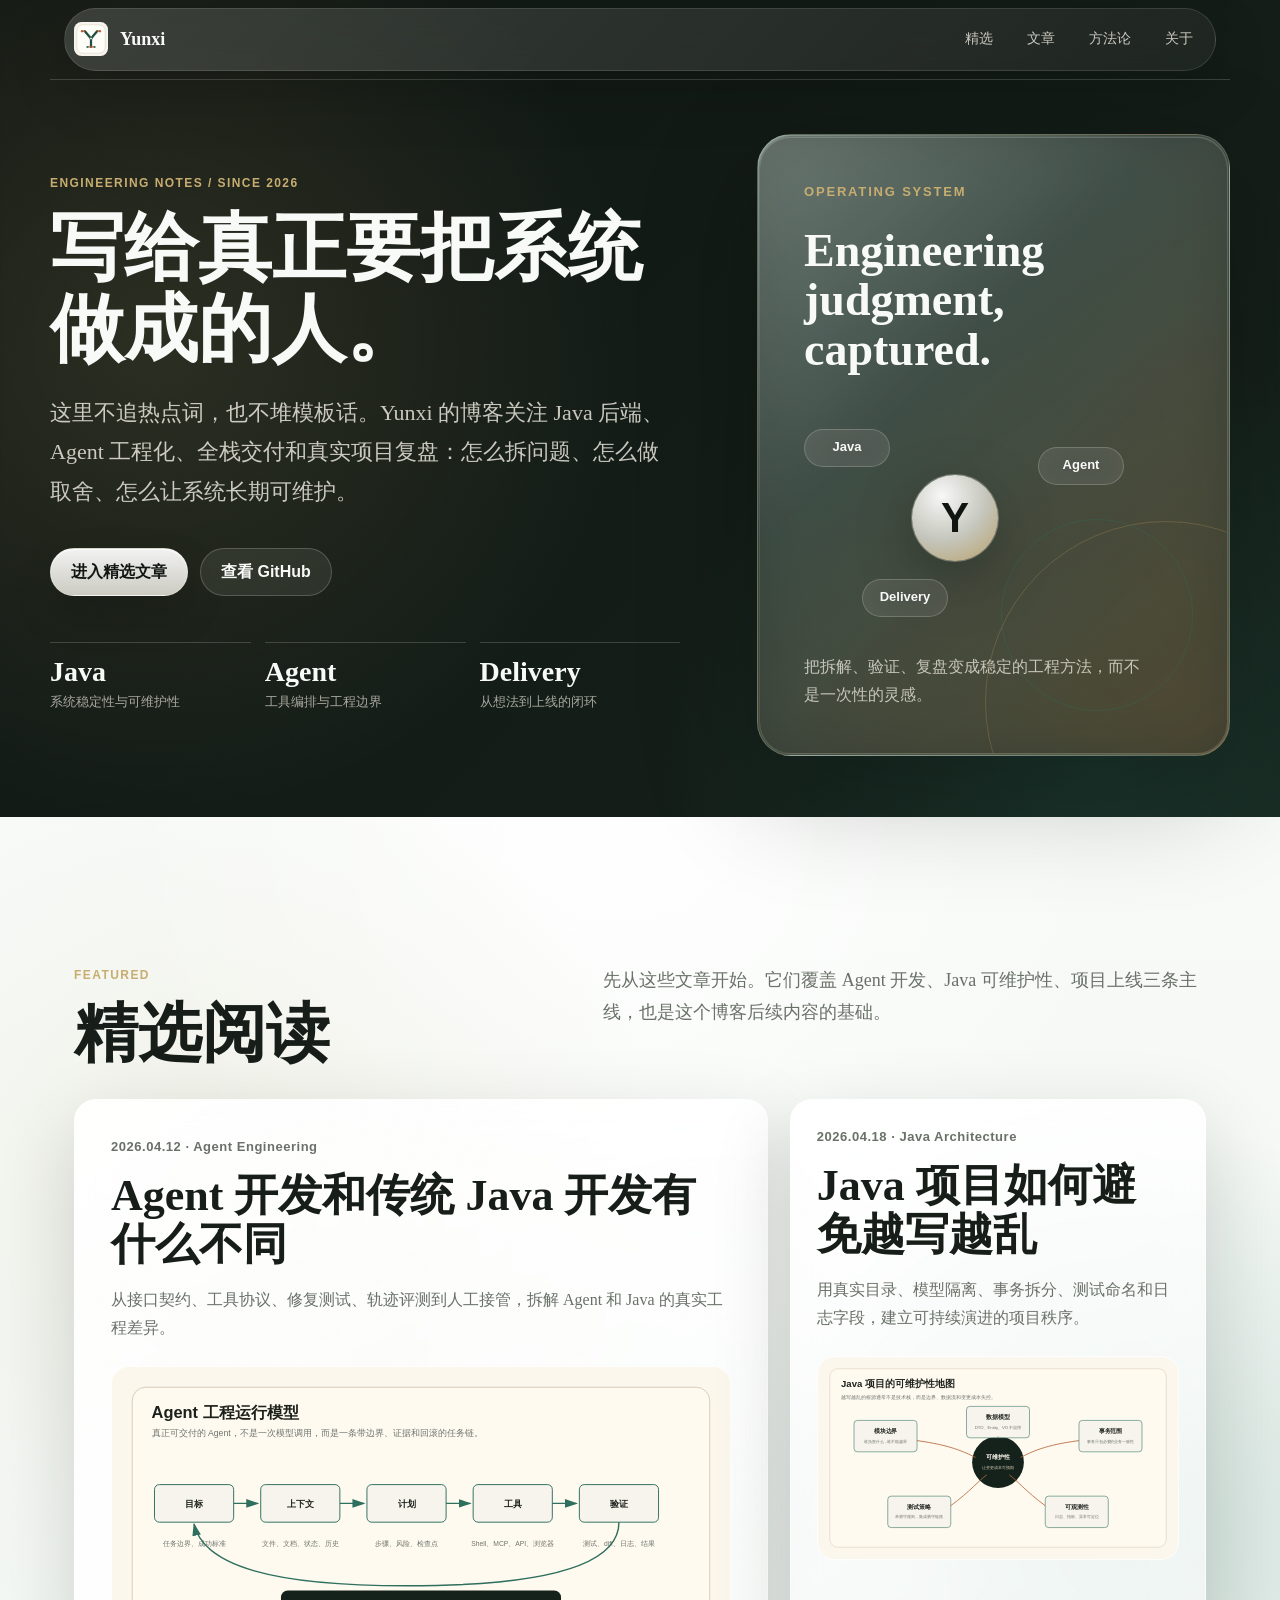
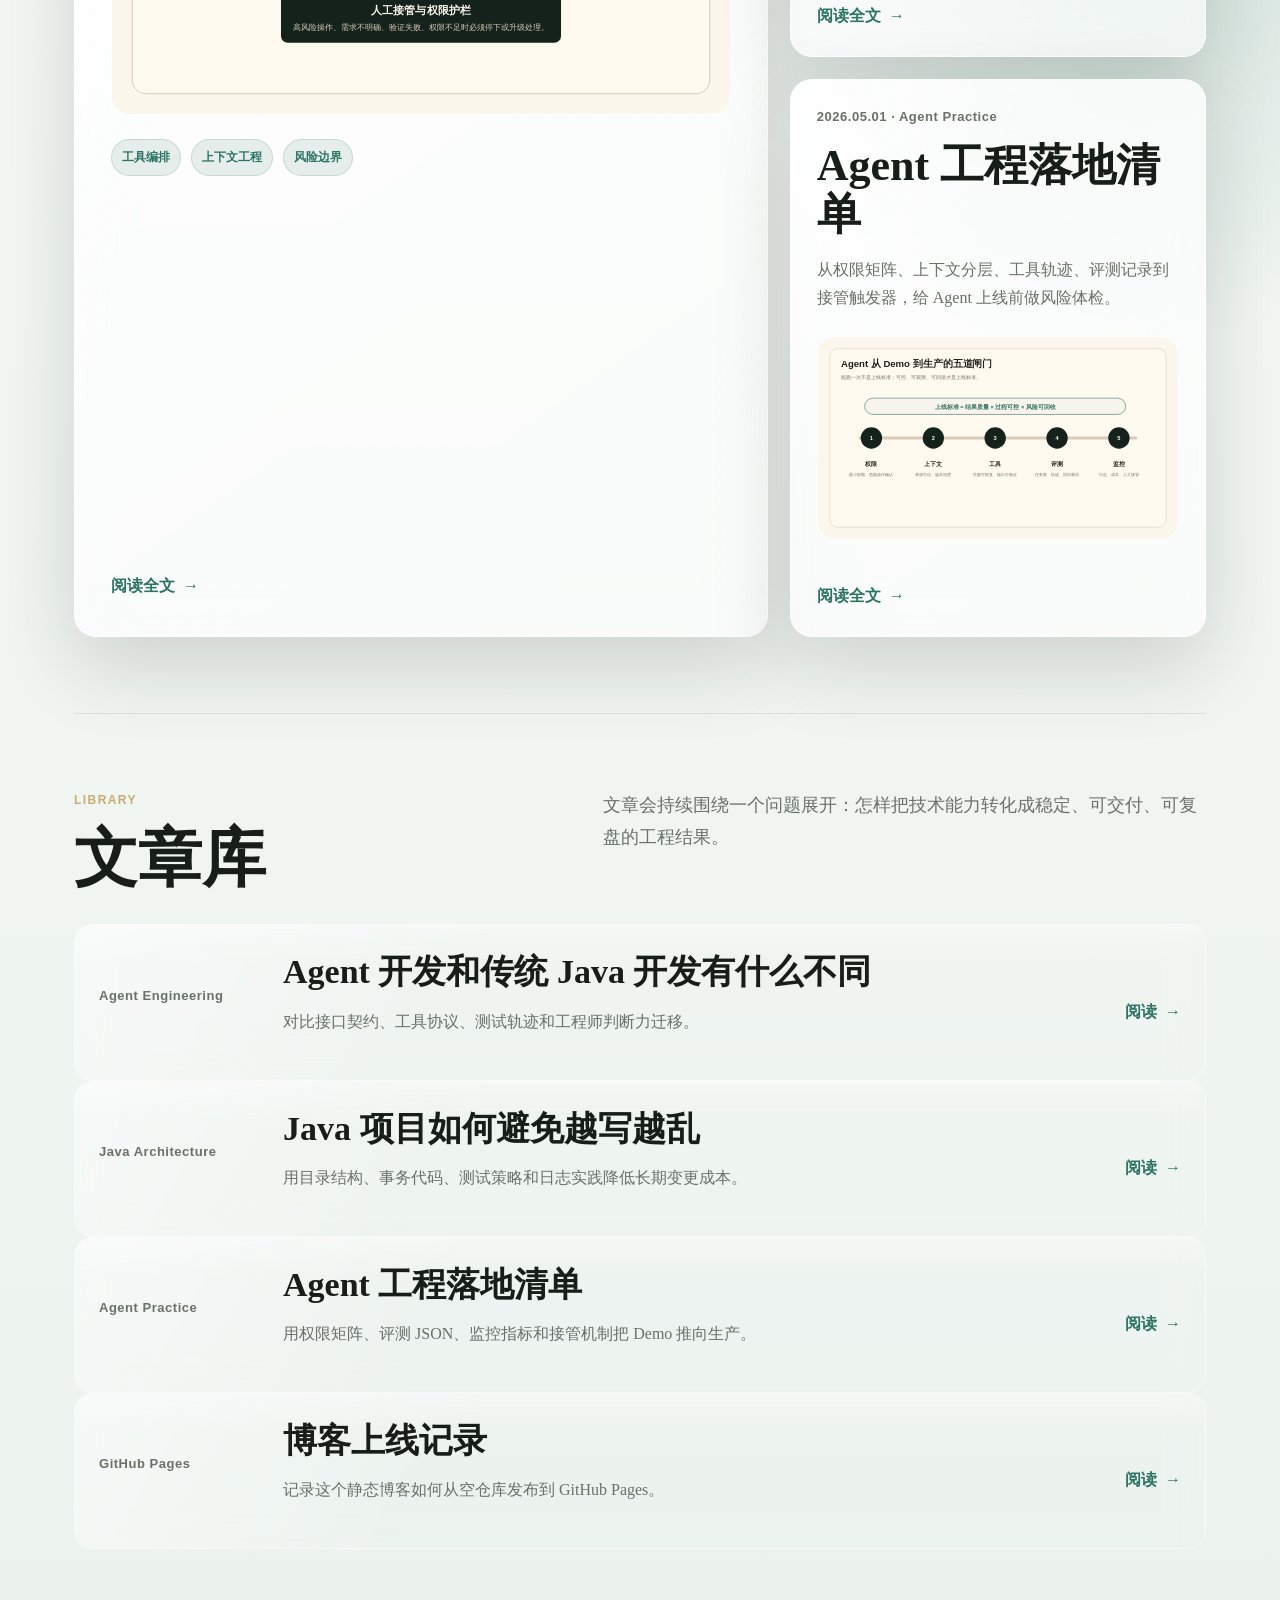
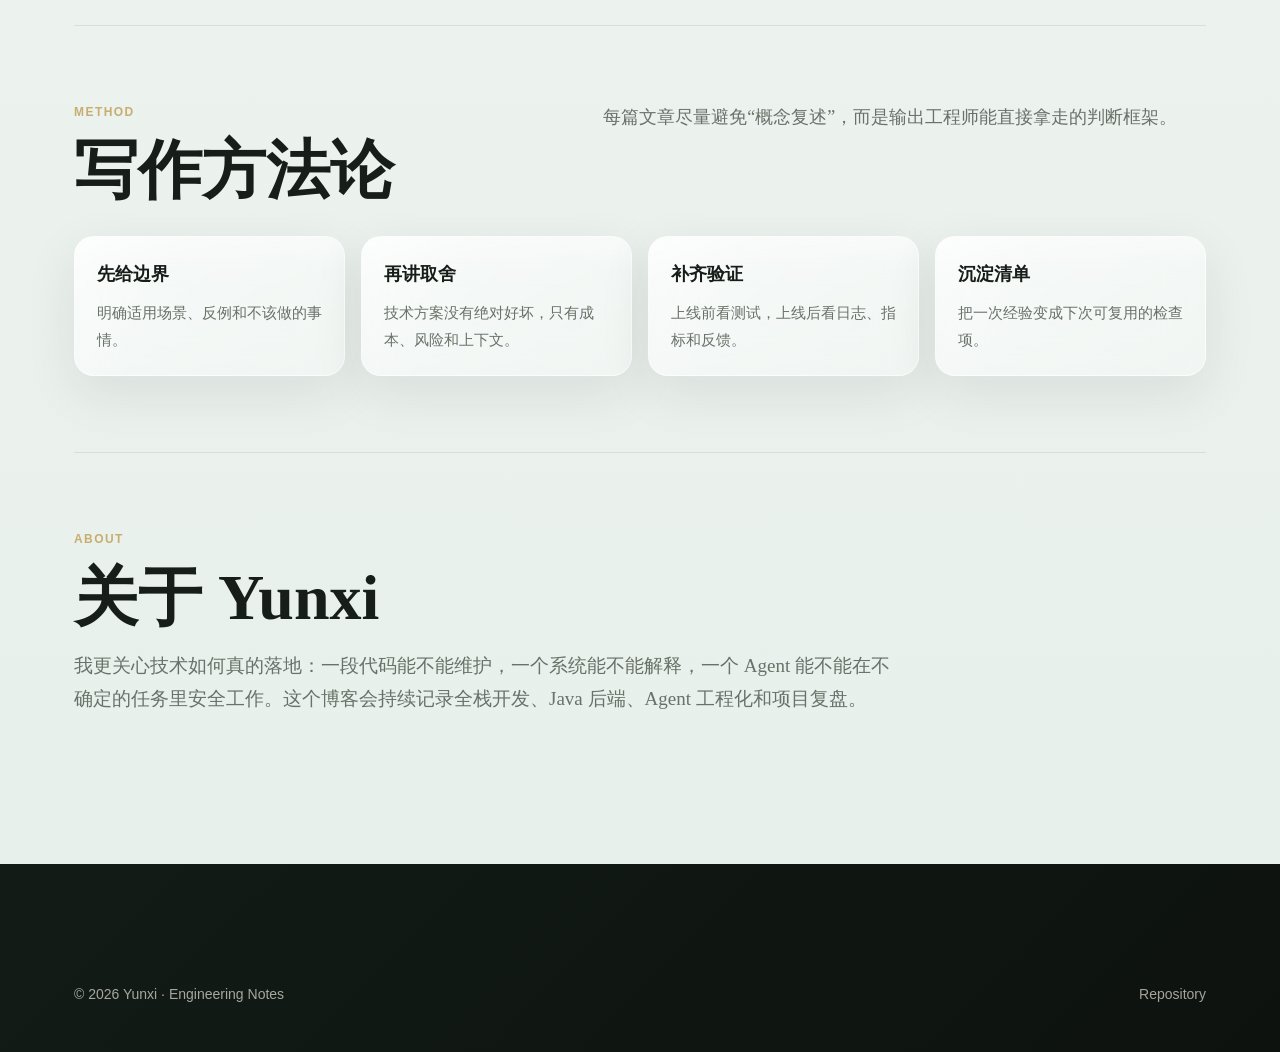
<file: index.html>
<!doctype html>
<html lang="zh-CN">
<head>
  <meta charset="utf-8">
  <meta name="viewport" content="width=device-width, initial-scale=1">
  <meta name="description" content="Yunxi 的高质量技术博客，聚焦 Java 工程、Agent 开发、系统设计与真实项目交付。">
  <title>Yunxi | 工程研究笔记</title>
  <link rel="icon" href="/assets/site-icon.svg" type="image/svg+xml">
  <link rel="icon" href="/favicon.ico" sizes="any">
  <link rel="apple-touch-icon" href="/assets/apple-touch-icon.png">
  <link rel="manifest" href="/site.webmanifest">
  <link rel="stylesheet" href="styles.css?v=20260528-liquid1">
</head>
<body>
  <header class="site-header">
    <a class="brand" href="/">Yunxi</a>
    <nav class="nav" aria-label="主导航">
      <a href="#featured">精选</a>
      <a href="#posts">文章</a>
      <a href="#method">方法论</a>
      <a href="#about">关于</a>
    </nav>
  </header>

  <main>
    <section class="hero">
      <div class="hero-copy">
        <p class="eyebrow">Engineering Notes / Since 2026</p>
        <h1>写给真正要把系统做成的人。</h1>
        <p class="lead">
          这里不追热点词，也不堆模板话。Yunxi 的博客关注 Java 后端、Agent 工程化、全栈交付和真实项目复盘：怎么拆问题、怎么做取舍、怎么让系统长期可维护。
        </p>
        <div class="hero-actions">
          <a class="button primary" href="#featured">进入精选文章</a>
          <a class="button secondary" href="https://github.com/yunxi067">查看 GitHub</a>
        </div>
        <div class="hero-stats" aria-label="博客重点">
          <div class="stat">
            <strong>Java</strong>
            <span>系统稳定性与可维护性</span>
          </div>
          <div class="stat">
            <strong>Agent</strong>
            <span>工具编排与工程边界</span>
          </div>
          <div class="stat">
            <strong>Delivery</strong>
            <span>从想法到上线的闭环</span>
          </div>
        </div>
      </div>
      <aside class="signal" aria-label="博客定位">
        <div class="signal-inner">
          <p class="signal-kicker">Operating System</p>
          <h2>Engineering judgment, captured.</h2>
          <div class="orbit-map" aria-hidden="true">
            <span class="orbit-core">Y</span>
            <span class="orbit-node node-java">Java</span>
            <span class="orbit-node node-agent">Agent</span>
            <span class="orbit-node node-delivery">Delivery</span>
          </div>
          <p class="signal-copy">把拆解、验证、复盘变成稳定的工程方法，而不是一次性的灵感。</p>
        </div>
      </aside>
    </section>

    <div class="page-panel">
      <section id="featured" class="section">
        <div class="section-heading">
          <div>
            <p class="eyebrow">Featured</p>
            <h2>精选阅读</h2>
          </div>
          <p>先从这些文章开始。它们覆盖 Agent 开发、Java 可维护性、项目上线三条主线，也是这个博客后续内容的基础。</p>
        </div>

        <div class="featured-grid">
          <article class="feature-card">
            <div>
              <p class="post-meta">2026.04.12 · Agent Engineering</p>
              <h3><a href="posts/agent-vs-java-development.html">Agent 开发和传统 Java 开发有什么不同</a></h3>
              <p>从接口契约、工具协议、修复测试、轨迹评测到人工接管，拆解 Agent 和 Java 的真实工程差异。</p>
              <img class="card-art" src="assets/agent-operating-model.svg" alt="Agent 工程运行模型缩略图">
              <div class="tag-row">
                <span>工具编排</span>
                <span>上下文工程</span>
                <span>风险边界</span>
              </div>
            </div>
            <a class="read-link" href="posts/agent-vs-java-development.html">阅读全文</a>
          </article>

          <div class="side-stack">
            <article class="insight-card">
              <p class="post-meta">2026.04.18 · Java Architecture</p>
              <h3><a href="posts/java-maintainability.html">Java 项目如何避免越写越乱</a></h3>
              <p>用真实目录、模型隔离、事务拆分、测试命名和日志字段，建立可持续演进的项目秩序。</p>
              <img class="card-art" src="assets/java-maintainability-map.svg" alt="Java 可维护性地图缩略图">
              <a class="read-link" href="posts/java-maintainability.html">阅读全文</a>
            </article>
            <article class="insight-card">
              <p class="post-meta">2026.05.01 · Agent Practice</p>
              <h3><a href="posts/agent-production-checklist.html">Agent 工程落地清单</a></h3>
              <p>从权限矩阵、上下文分层、工具轨迹、评测记录到接管触发器，给 Agent 上线前做风险体检。</p>
              <img class="card-art" src="assets/agent-release-gate.svg" alt="Agent 上线闸门缩略图">
              <a class="read-link" href="posts/agent-production-checklist.html">阅读全文</a>
            </article>
          </div>
        </div>
      </section>

      <section id="posts" class="section">
        <div class="section-heading">
          <div>
            <p class="eyebrow">Library</p>
            <h2>文章库</h2>
          </div>
          <p>文章会持续围绕一个问题展开：怎样把技术能力转化成稳定、可交付、可复盘的工程结果。</p>
        </div>

        <div class="post-list">
          <article class="post-card">
            <p class="post-meta">Agent Engineering</p>
            <div>
              <h3><a href="posts/agent-vs-java-development.html">Agent 开发和传统 Java 开发有什么不同</a></h3>
              <p>对比接口契约、工具协议、测试轨迹和工程师判断力迁移。</p>
            </div>
            <a class="read-link" href="posts/agent-vs-java-development.html">阅读</a>
          </article>
          <article class="post-card">
            <p class="post-meta">Java Architecture</p>
            <div>
              <h3><a href="posts/java-maintainability.html">Java 项目如何避免越写越乱</a></h3>
              <p>用目录结构、事务代码、测试策略和日志实践降低长期变更成本。</p>
            </div>
            <a class="read-link" href="posts/java-maintainability.html">阅读</a>
          </article>
          <article class="post-card">
            <p class="post-meta">Agent Practice</p>
            <div>
              <h3><a href="posts/agent-production-checklist.html">Agent 工程落地清单</a></h3>
              <p>用权限矩阵、评测 JSON、监控指标和接管机制把 Demo 推向生产。</p>
            </div>
            <a class="read-link" href="posts/agent-production-checklist.html">阅读</a>
          </article>
          <article class="post-card">
            <p class="post-meta">GitHub Pages</p>
            <div>
              <h3><a href="posts/hello.html">博客上线记录</a></h3>
              <p>记录这个静态博客如何从空仓库发布到 GitHub Pages。</p>
            </div>
            <a class="read-link" href="posts/hello.html">阅读</a>
          </article>
        </div>
      </section>

      <section id="method" class="section">
        <div class="section-heading">
          <div>
            <p class="eyebrow">Method</p>
            <h2>写作方法论</h2>
          </div>
          <p>每篇文章尽量避免“概念复述”，而是输出工程师能直接拿走的判断框架。</p>
        </div>
        <div class="method-grid">
          <div class="method">
            <b>先给边界</b>
            <span>明确适用场景、反例和不该做的事情。</span>
          </div>
          <div class="method">
            <b>再讲取舍</b>
            <span>技术方案没有绝对好坏，只有成本、风险和上下文。</span>
          </div>
          <div class="method">
            <b>补齐验证</b>
            <span>上线前看测试，上线后看日志、指标和反馈。</span>
          </div>
          <div class="method">
            <b>沉淀清单</b>
            <span>把一次经验变成下次可复用的检查项。</span>
          </div>
        </div>
      </section>

      <section id="about" class="section about">
        <p class="eyebrow">About</p>
        <h2>关于 Yunxi</h2>
        <p>
          我更关心技术如何真的落地：一段代码能不能维护，一个系统能不能解释，一个 Agent 能不能在不确定的任务里安全工作。这个博客会持续记录全栈开发、Java 后端、Agent 工程化和项目复盘。
        </p>
      </section>
    </div>
  </main>

  <footer class="footer">
    <span>© 2026 Yunxi · Engineering Notes</span>
    <a href="https://github.com/yunxi067/yunxi067.github.io">Repository</a>
  </footer>
  <script src="motion.js?v=20260528-liquid1"></script>
</body>
</html>
</file>
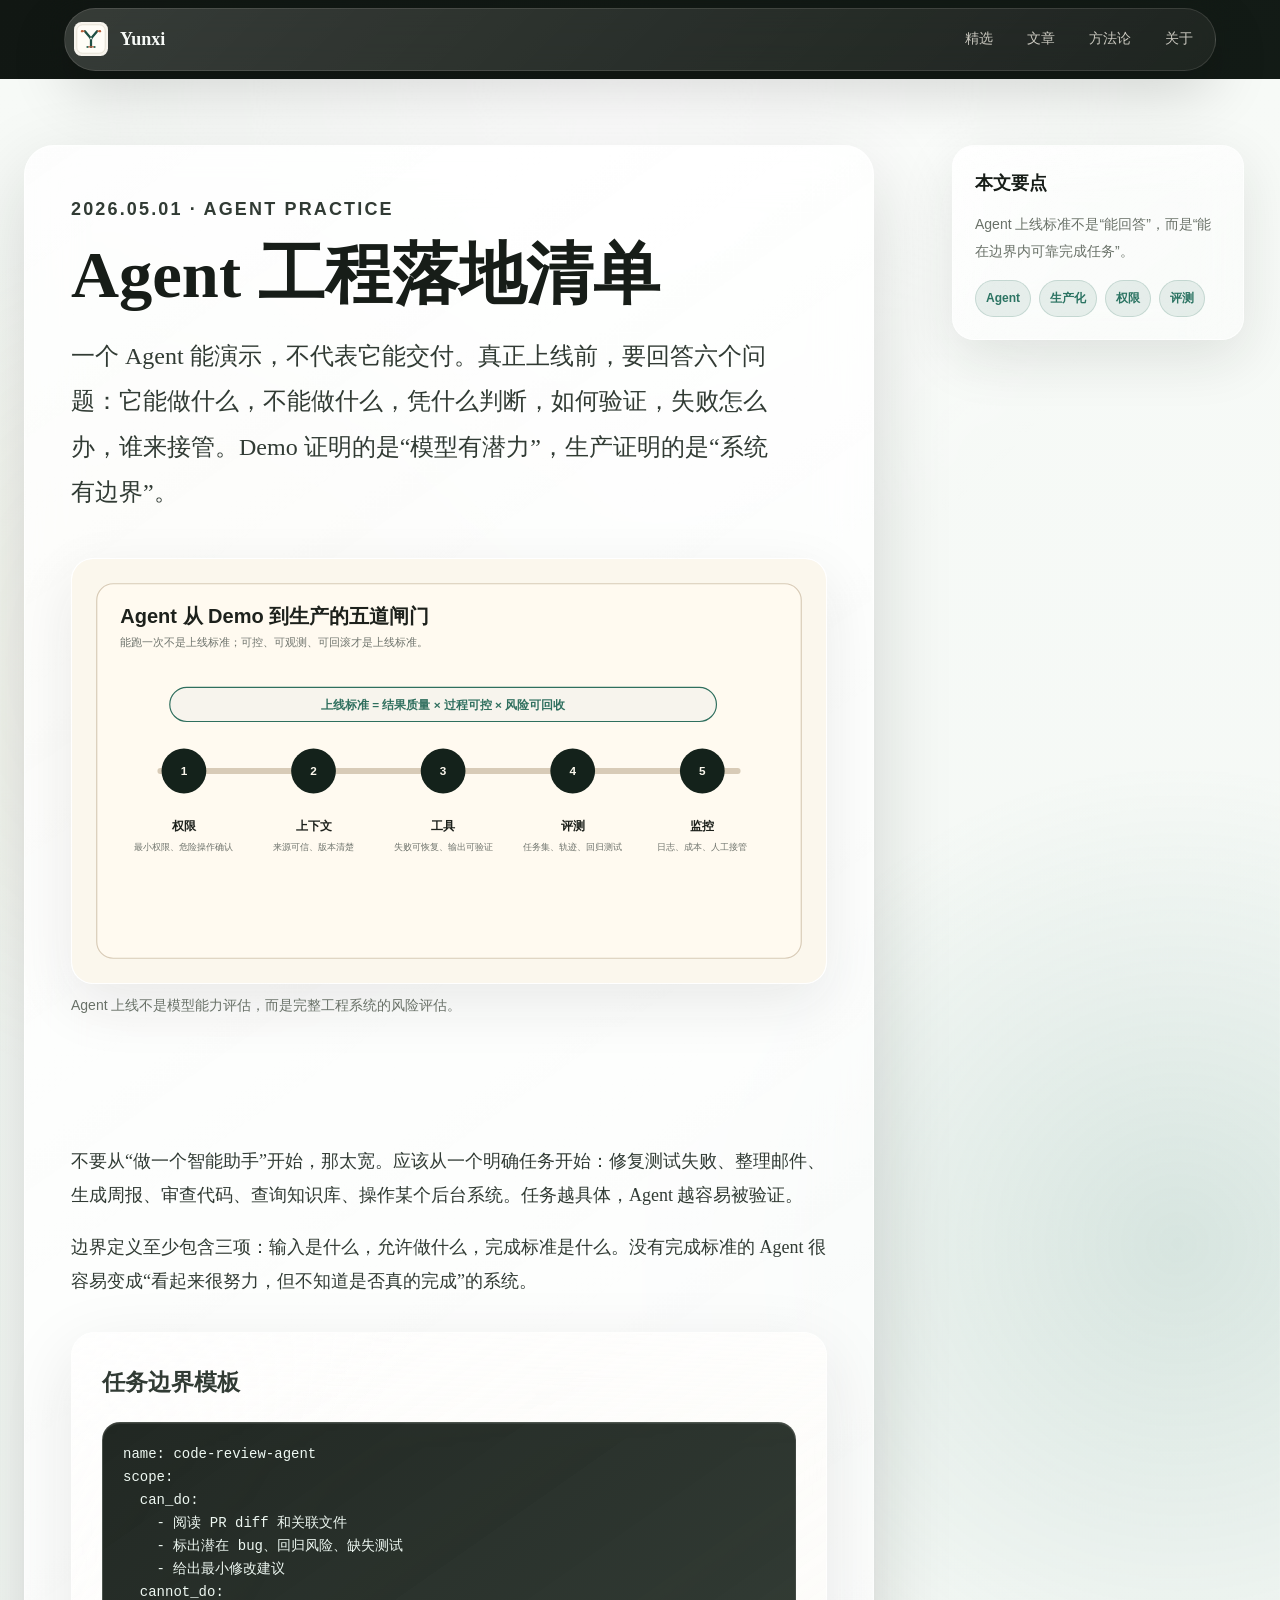
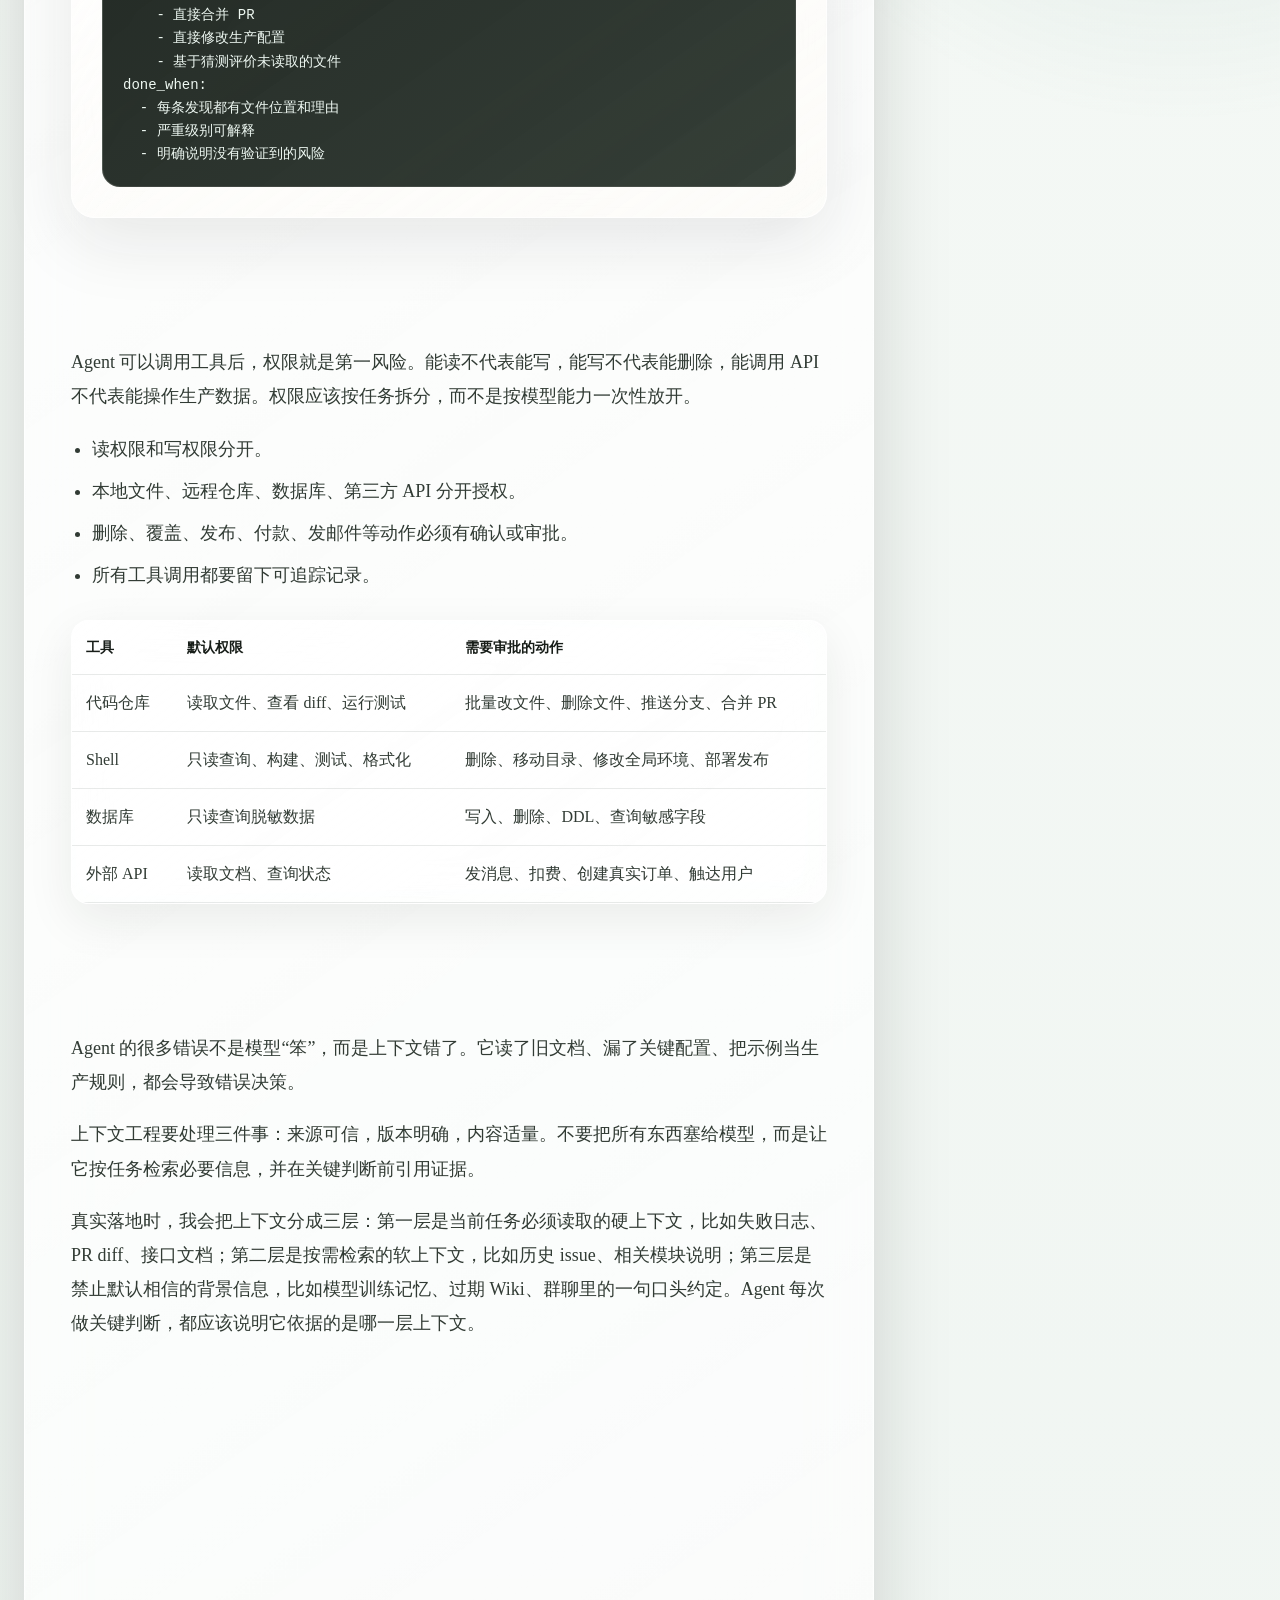
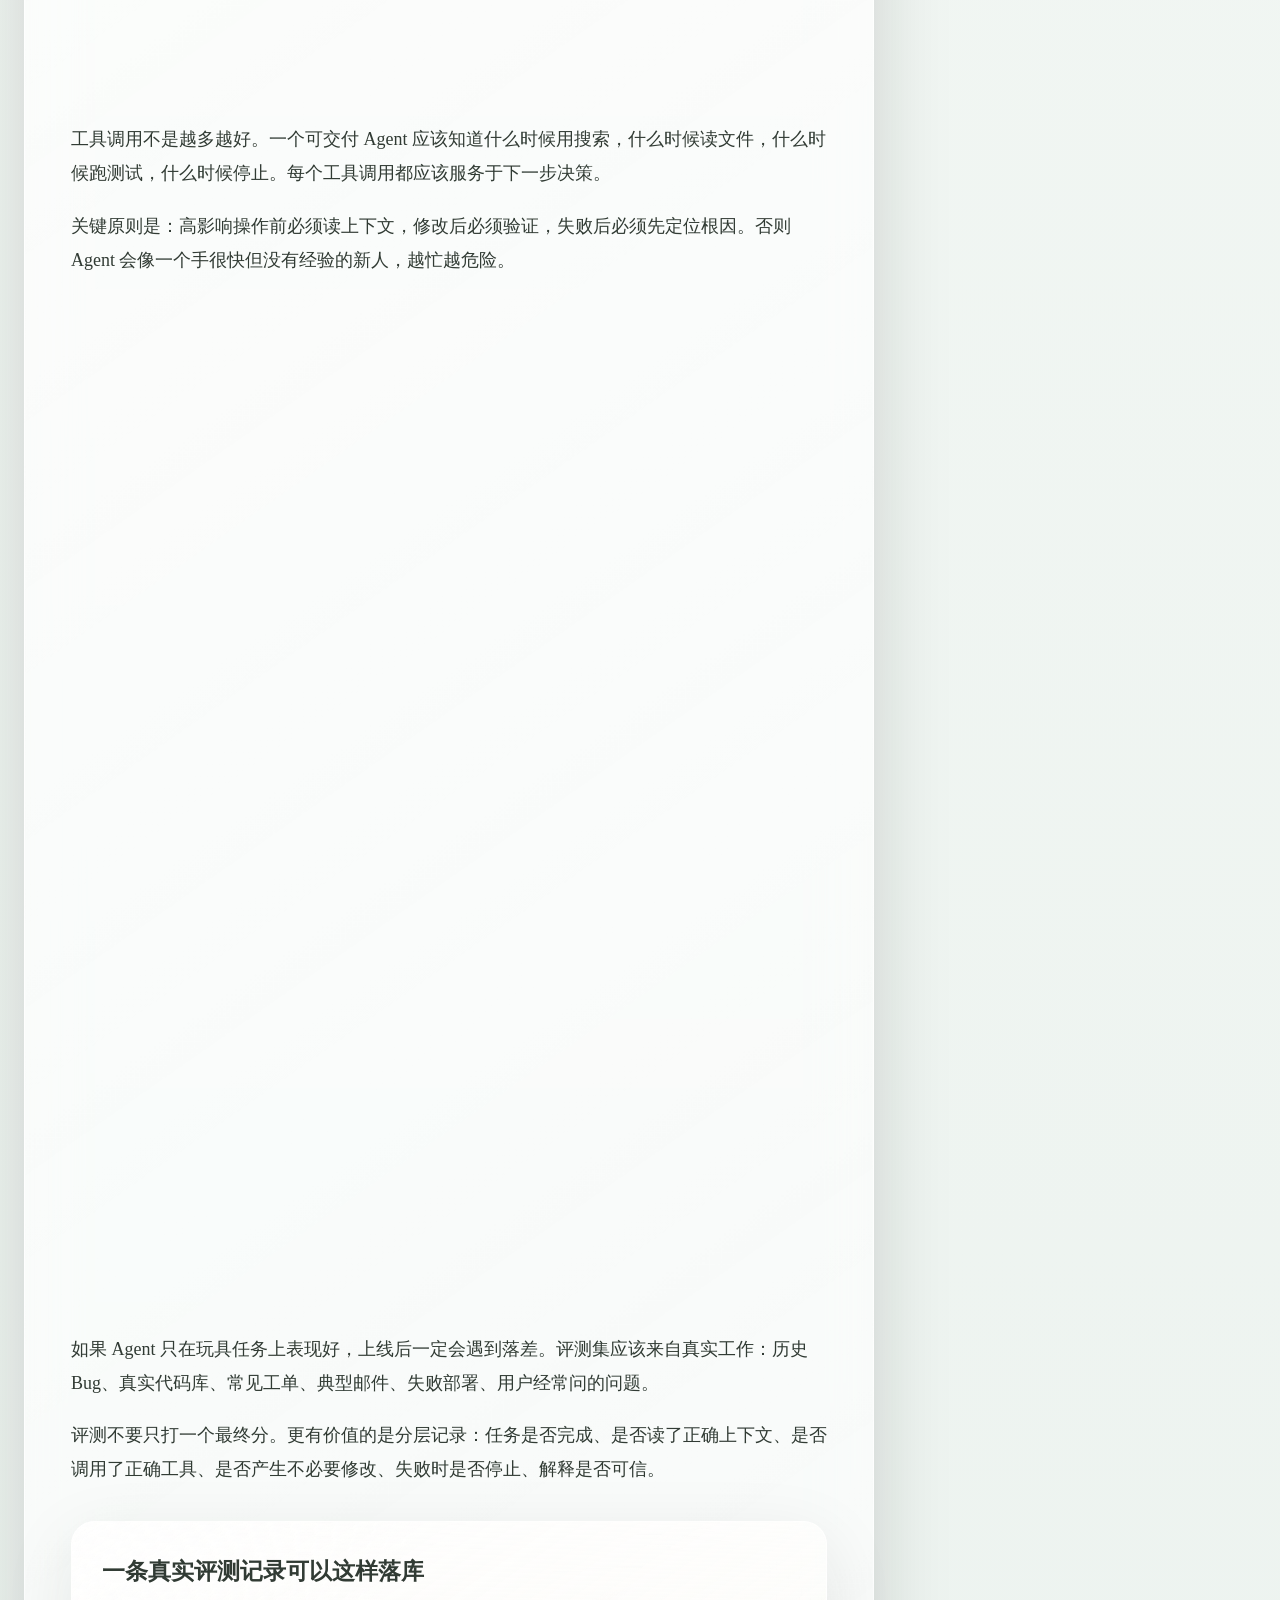
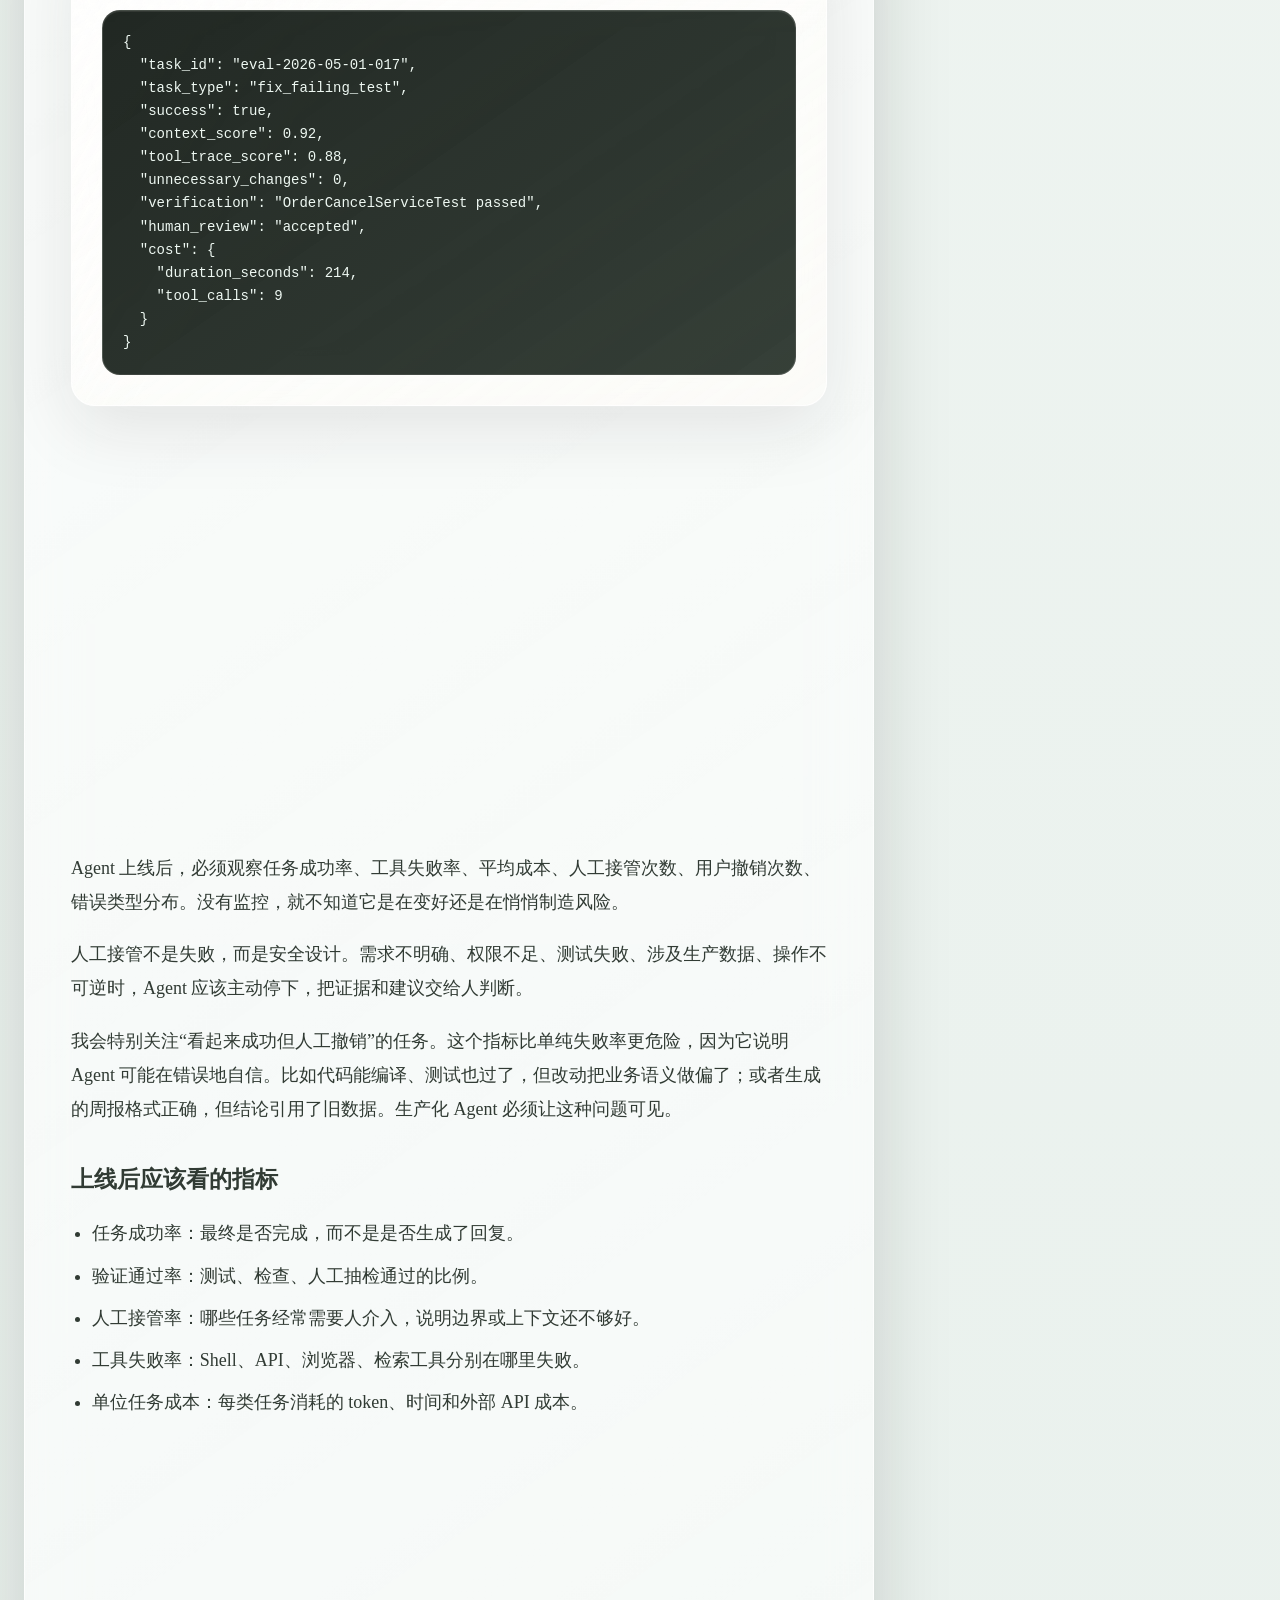
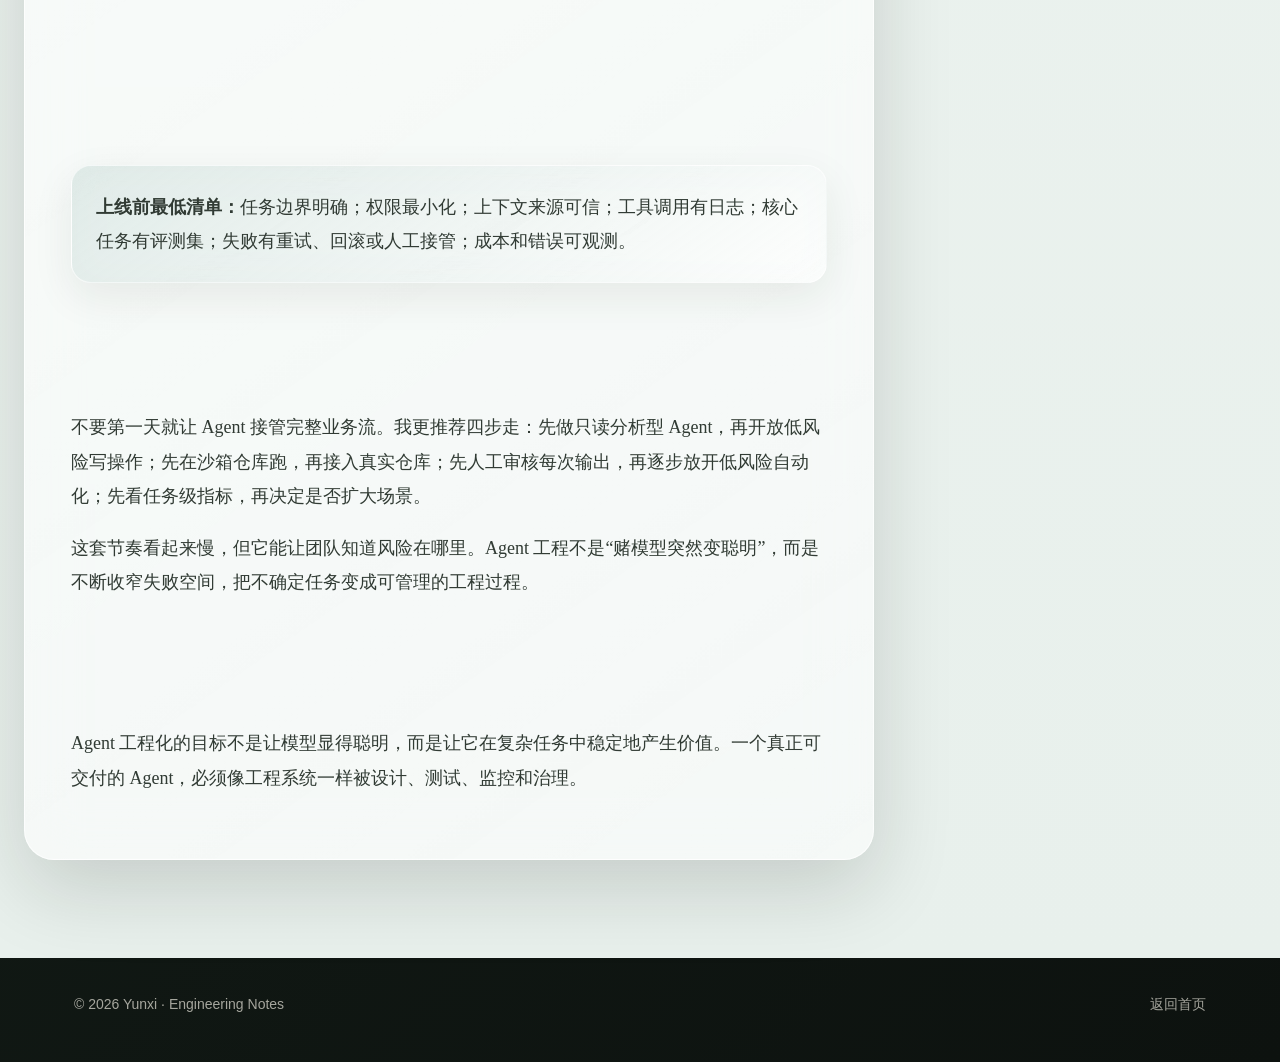
<file: posts/agent-production-checklist.html>
<!doctype html>
<html lang="zh-CN">
<head>
  <meta charset="utf-8">
  <meta name="viewport" content="width=device-width, initial-scale=1">
  <meta name="description" content="一份把 Agent 从 Demo 推进到可交付工具的工程化清单，覆盖权限、上下文、工具、评测、监控和人工接管。">
  <title>Agent 工程落地清单 | Yunxi</title>
  <link rel="icon" href="/assets/site-icon.svg" type="image/svg+xml">
  <link rel="icon" href="/favicon.ico" sizes="any">
  <link rel="apple-touch-icon" href="/assets/apple-touch-icon.png">
  <link rel="manifest" href="/site.webmanifest">
  <link rel="stylesheet" href="../styles.css?v=20260528-liquid1">
</head>
<body>
  <div class="read-progress" aria-hidden="true"></div>
  <header class="site-header">
    <a class="brand" href="../">Yunxi</a>
    <nav class="nav" aria-label="主导航">
      <a href="../#featured">精选</a>
      <a href="../#posts">文章</a>
      <a href="../#method">方法论</a>
      <a href="../#about">关于</a>
    </nav>
  </header>

  <main class="article-shell">
    <article class="article">
      <div class="article-body">
        <p class="eyebrow">2026.05.01 · Agent Practice</p>
        <h1>Agent 工程落地清单</h1>
        <p class="lead">
          一个 Agent 能演示，不代表它能交付。真正上线前，要回答六个问题：它能做什么，不能做什么，凭什么判断，如何验证，失败怎么办，谁来接管。Demo 证明的是“模型有潜力”，生产证明的是“系统有边界”。
        </p>

        <figure class="article-figure">
          <img src="../assets/agent-release-gate.svg" alt="Agent 从 Demo 到生产的五道闸门">
          <figcaption>Agent 上线不是模型能力评估，而是完整工程系统的风险评估。</figcaption>
        </figure>

        <h2>一、先定义任务边界</h2>
        <p>
          不要从“做一个智能助手”开始，那太宽。应该从一个明确任务开始：修复测试失败、整理邮件、生成周报、审查代码、查询知识库、操作某个后台系统。任务越具体，Agent 越容易被验证。
        </p>
        <p>
          边界定义至少包含三项：输入是什么，允许做什么，完成标准是什么。没有完成标准的 Agent 很容易变成“看起来很努力，但不知道是否真的完成”的系统。
        </p>

        <div class="practice-panel">
          <h3>任务边界模板</h3>
          <pre class="code-sample"><code>name: code-review-agent
scope:
  can_do:
    - 阅读 PR diff 和关联文件
    - 标出潜在 bug、回归风险、缺失测试
    - 给出最小修改建议
  cannot_do:
    - 直接合并 PR
    - 直接修改生产配置
    - 基于猜测评价未读取的文件
done_when:
  - 每条发现都有文件位置和理由
  - 严重级别可解释
  - 明确说明没有验证到的风险</code></pre>
        </div>

        <h2>二、权限必须最小化</h2>
        <p>
          Agent 可以调用工具后，权限就是第一风险。能读不代表能写，能写不代表能删除，能调用 API 不代表能操作生产数据。权限应该按任务拆分，而不是按模型能力一次性放开。
        </p>
        <ul>
          <li>读权限和写权限分开。</li>
          <li>本地文件、远程仓库、数据库、第三方 API 分开授权。</li>
          <li>删除、覆盖、发布、付款、发邮件等动作必须有确认或审批。</li>
          <li>所有工具调用都要留下可追踪记录。</li>
        </ul>

        <table class="code-table">
          <thead>
            <tr>
              <th>工具</th>
              <th>默认权限</th>
              <th>需要审批的动作</th>
            </tr>
          </thead>
          <tbody>
            <tr>
              <td>代码仓库</td>
              <td>读取文件、查看 diff、运行测试</td>
              <td>批量改文件、删除文件、推送分支、合并 PR</td>
            </tr>
            <tr>
              <td>Shell</td>
              <td>只读查询、构建、测试、格式化</td>
              <td>删除、移动目录、修改全局环境、部署发布</td>
            </tr>
            <tr>
              <td>数据库</td>
              <td>只读查询脱敏数据</td>
              <td>写入、删除、DDL、查询敏感字段</td>
            </tr>
            <tr>
              <td>外部 API</td>
              <td>读取文档、查询状态</td>
              <td>发消息、扣费、创建真实订单、触达用户</td>
            </tr>
          </tbody>
        </table>

        <h2>三、上下文要可信、够用、不过载</h2>
        <p>
          Agent 的很多错误不是模型“笨”，而是上下文错了。它读了旧文档、漏了关键配置、把示例当生产规则，都会导致错误决策。
        </p>
        <p>
          上下文工程要处理三件事：来源可信，版本明确，内容适量。不要把所有东西塞给模型，而是让它按任务检索必要信息，并在关键判断前引用证据。
        </p>

        <p>
          真实落地时，我会把上下文分成三层：第一层是当前任务必须读取的硬上下文，比如失败日志、PR diff、接口文档；第二层是按需检索的软上下文，比如历史 issue、相关模块说明；第三层是禁止默认相信的背景信息，比如模型训练记忆、过期 Wiki、群聊里的一句口头约定。Agent 每次做关键判断，都应该说明它依据的是哪一层上下文。
        </p>

        <table class="code-table">
          <thead>
            <tr>
              <th>上下文类型</th>
              <th>常见风险</th>
              <th>工程处理</th>
            </tr>
          </thead>
          <tbody>
            <tr>
              <td>代码文件</td>
              <td>只读片段导致误判调用关系</td>
              <td>先检索引用点，再读取关键文件</td>
            </tr>
            <tr>
              <td>接口文档</td>
              <td>版本过期或训练数据不一致</td>
              <td>优先查官方文档或项目内签名</td>
            </tr>
            <tr>
              <td>历史对话</td>
              <td>遗漏用户最新指令</td>
              <td>执行前复述当前目标和约束</td>
            </tr>
          </tbody>
        </table>

        <h2>四、工具调用要可验证</h2>
        <p>
          工具调用不是越多越好。一个可交付 Agent 应该知道什么时候用搜索，什么时候读文件，什么时候跑测试，什么时候停止。每个工具调用都应该服务于下一步决策。
        </p>
        <p>
          关键原则是：高影响操作前必须读上下文，修改后必须验证，失败后必须先定位根因。否则 Agent 会像一个手很快但没有经验的新人，越忙越危险。
        </p>

        <div class="practice-panel">
          <h3>工具调用轨迹示例</h3>
          <pre class="code-sample"><code>1. read_test_output
   evidence: OrderCancelServiceTest 第 42 行断言失败
2. search_code("cancel order stock deduction")
   evidence: 找到 OrderCancelService 和 InventoryService
3. read_file(OrderCancelService.java)
   evidence: paid 状态未提前返回
4. apply_patch
   change: 只调整状态校验顺序
5. run_tests("OrderCancelServiceTest")
   result: passed</code></pre>
        </div>

        <figure class="article-figure">
          <img src="../assets/agent-operating-model.svg" alt="Agent 工程运行模型图">
          <figcaption>工具只是能力入口，真正决定质量的是工具前后的判断、验证和接管机制。</figcaption>
        </figure>

        <h2>五、评测要覆盖真实任务</h2>
        <p>
          如果 Agent 只在玩具任务上表现好，上线后一定会遇到落差。评测集应该来自真实工作：历史 Bug、真实代码库、常见工单、典型邮件、失败部署、用户经常问的问题。
        </p>
        <p>
          评测不要只打一个最终分。更有价值的是分层记录：任务是否完成、是否读了正确上下文、是否调用了正确工具、是否产生不必要修改、失败时是否停止、解释是否可信。
        </p>

        <div class="practice-panel">
          <h3>一条真实评测记录可以这样落库</h3>
          <pre class="code-sample"><code>{
  "task_id": "eval-2026-05-01-017",
  "task_type": "fix_failing_test",
  "success": true,
  "context_score": 0.92,
  "tool_trace_score": 0.88,
  "unnecessary_changes": 0,
  "verification": "OrderCancelServiceTest passed",
  "human_review": "accepted",
  "cost": {
    "duration_seconds": 214,
    "tool_calls": 9
  }
}</code></pre>
        </div>

        <table class="code-table">
          <thead>
            <tr>
              <th>评测维度</th>
              <th>应该观察什么</th>
              <th>不合格信号</th>
            </tr>
          </thead>
          <tbody>
            <tr>
              <td>任务完成</td>
              <td>目标是否真实达成，是否通过验证</td>
              <td>只给解释，没有可验证结果</td>
            </tr>
            <tr>
              <td>上下文质量</td>
              <td>是否读取了必要文件、文档和历史状态</td>
              <td>凭常识猜测项目结构或 API 行为</td>
            </tr>
            <tr>
              <td>工具轨迹</td>
              <td>工具调用是否必要，顺序是否合理</td>
              <td>跳过读取直接修改，失败后反复试错</td>
            </tr>
            <tr>
              <td>风险控制</td>
              <td>是否识别高风险操作并停下确认</td>
              <td>删除、覆盖、发布等操作没有确认</td>
            </tr>
          </tbody>
        </table>

        <h2>六、监控和人工接管决定能不能长期运行</h2>
        <p>
          Agent 上线后，必须观察任务成功率、工具失败率、平均成本、人工接管次数、用户撤销次数、错误类型分布。没有监控，就不知道它是在变好还是在悄悄制造风险。
        </p>
        <p>
          人工接管不是失败，而是安全设计。需求不明确、权限不足、测试失败、涉及生产数据、操作不可逆时，Agent 应该主动停下，把证据和建议交给人判断。
        </p>

        <p>
          我会特别关注“看起来成功但人工撤销”的任务。这个指标比单纯失败率更危险，因为它说明 Agent 可能在错误地自信。比如代码能编译、测试也过了，但改动把业务语义做偏了；或者生成的周报格式正确，但结论引用了旧数据。生产化 Agent 必须让这种问题可见。
        </p>

        <h3>上线后应该看的指标</h3>
        <ul>
          <li>任务成功率：最终是否完成，而不是是否生成了回复。</li>
          <li>验证通过率：测试、检查、人工抽检通过的比例。</li>
          <li>人工接管率：哪些任务经常需要人介入，说明边界或上下文还不够好。</li>
          <li>工具失败率：Shell、API、浏览器、检索工具分别在哪里失败。</li>
          <li>单位任务成本：每类任务消耗的 token、时间和外部 API 成本。</li>
        </ul>

        <table class="code-table">
          <thead>
            <tr>
              <th>接管触发器</th>
              <th>Agent 应该交给人的内容</th>
            </tr>
          </thead>
          <tbody>
            <tr>
              <td>需求歧义</td>
              <td>已知事实、冲突点、推荐选项和影响</td>
            </tr>
            <tr>
              <td>验证失败</td>
              <td>失败命令、错误摘要、已经尝试过的修复路径</td>
            </tr>
            <tr>
              <td>高风险权限</td>
              <td>即将执行的操作、影响范围、回滚方式</td>
            </tr>
            <tr>
              <td>成本异常</td>
              <td>当前消耗、卡住的位置、是否建议终止</td>
            </tr>
          </tbody>
        </table>

        <div class="note-block">
          <p><strong>上线前最低清单：</strong>任务边界明确；权限最小化；上下文来源可信；工具调用有日志；核心任务有评测集；失败有重试、回滚或人工接管；成本和错误可观测。</p>
        </div>

        <h2>七、从 Demo 到生产的推进顺序</h2>
        <p>
          不要第一天就让 Agent 接管完整业务流。我更推荐四步走：先做只读分析型 Agent，再开放低风险写操作；先在沙箱仓库跑，再接入真实仓库；先人工审核每次输出，再逐步放开低风险自动化；先看任务级指标，再决定是否扩大场景。
        </p>
        <p>
          这套节奏看起来慢，但它能让团队知道风险在哪里。Agent 工程不是“赌模型突然变聪明”，而是不断收窄失败空间，把不确定任务变成可管理的工程过程。
        </p>

        <h2>结论</h2>
        <p>
          Agent 工程化的目标不是让模型显得聪明，而是让它在复杂任务中稳定地产生价值。一个真正可交付的 Agent，必须像工程系统一样被设计、测试、监控和治理。
        </p>
      </div>

      <aside class="article-aside">
        <strong>本文要点</strong>
        <p>Agent 上线标准不是“能回答”，而是“能在边界内可靠完成任务”。</p>
        <div class="article-tags">
          <span>Agent</span>
          <span>生产化</span>
          <span>权限</span>
          <span>评测</span>
        </div>
      </aside>
    </article>
  </main>

  <footer class="footer">
    <span>© 2026 Yunxi · Engineering Notes</span>
    <a href="../">返回首页</a>
  </footer>
  <script src="../motion.js?v=20260528-liquid1"></script>
</body>
</html>
</file>
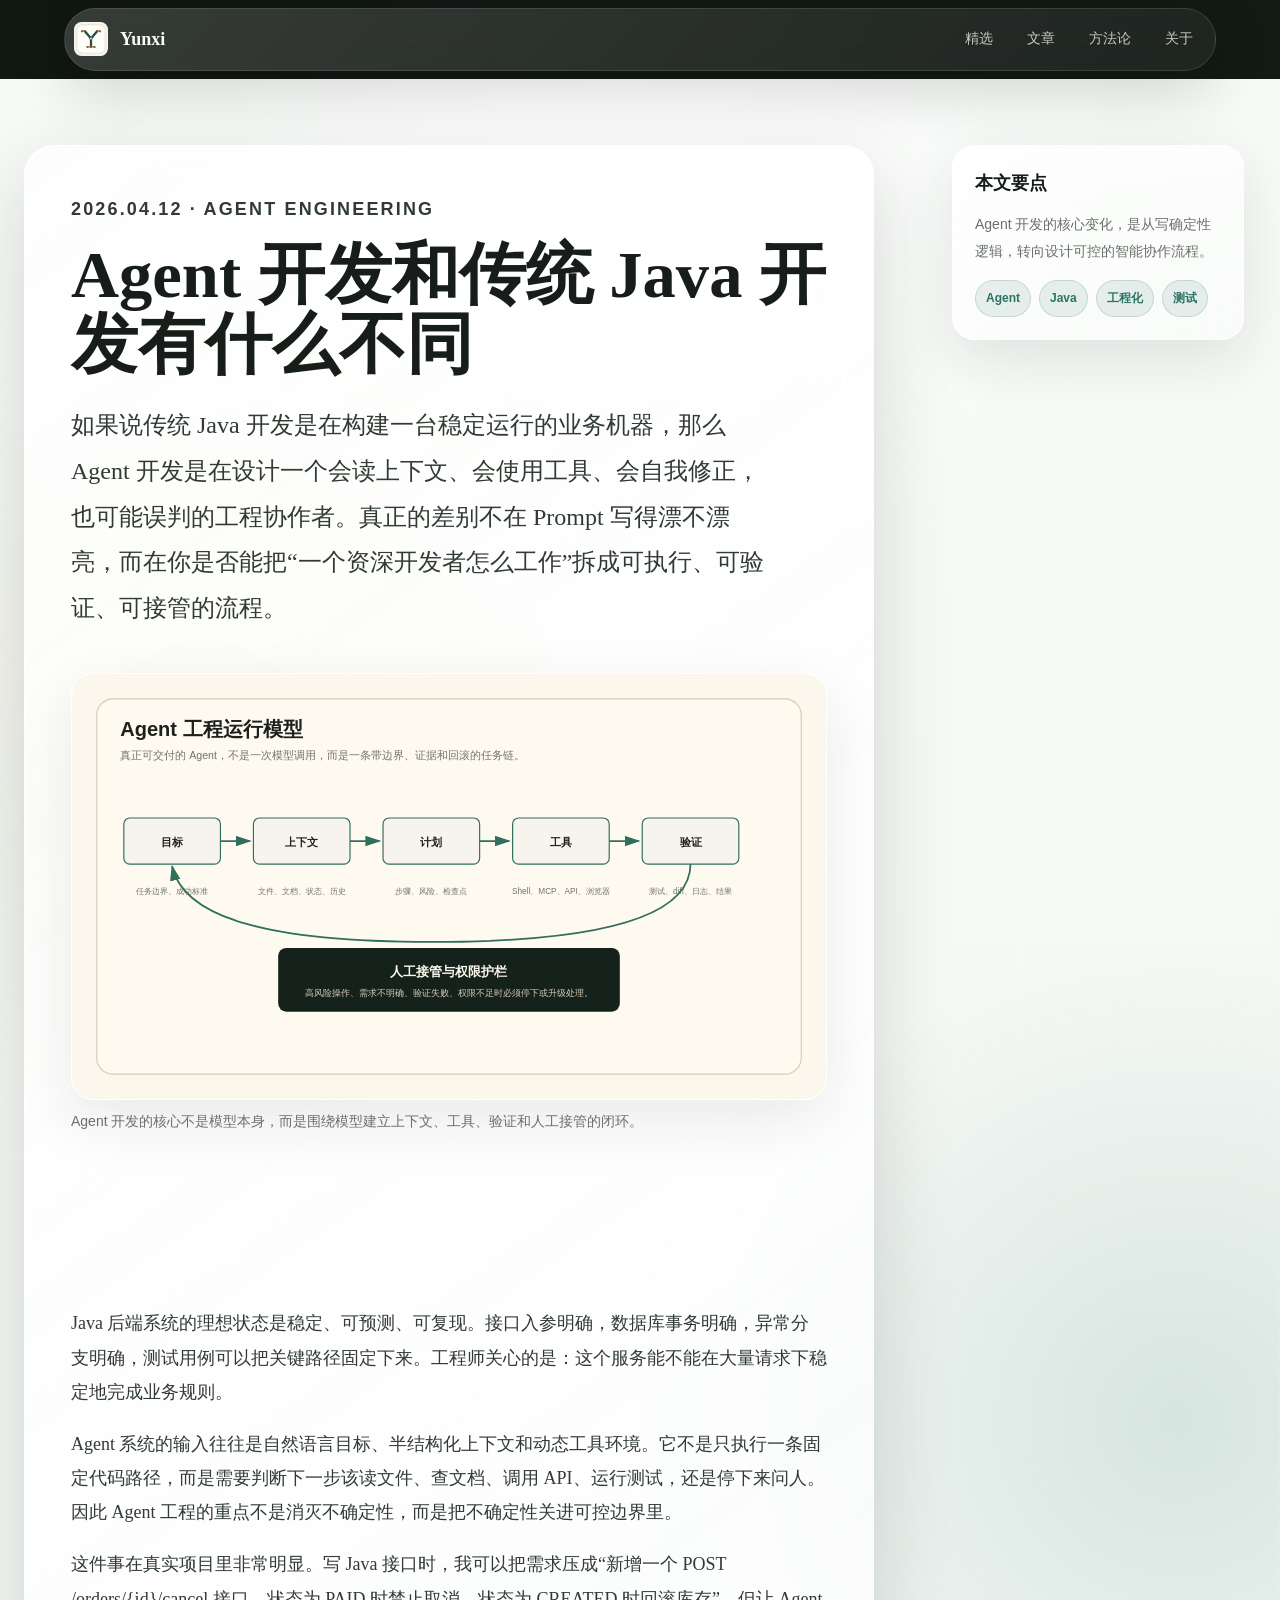
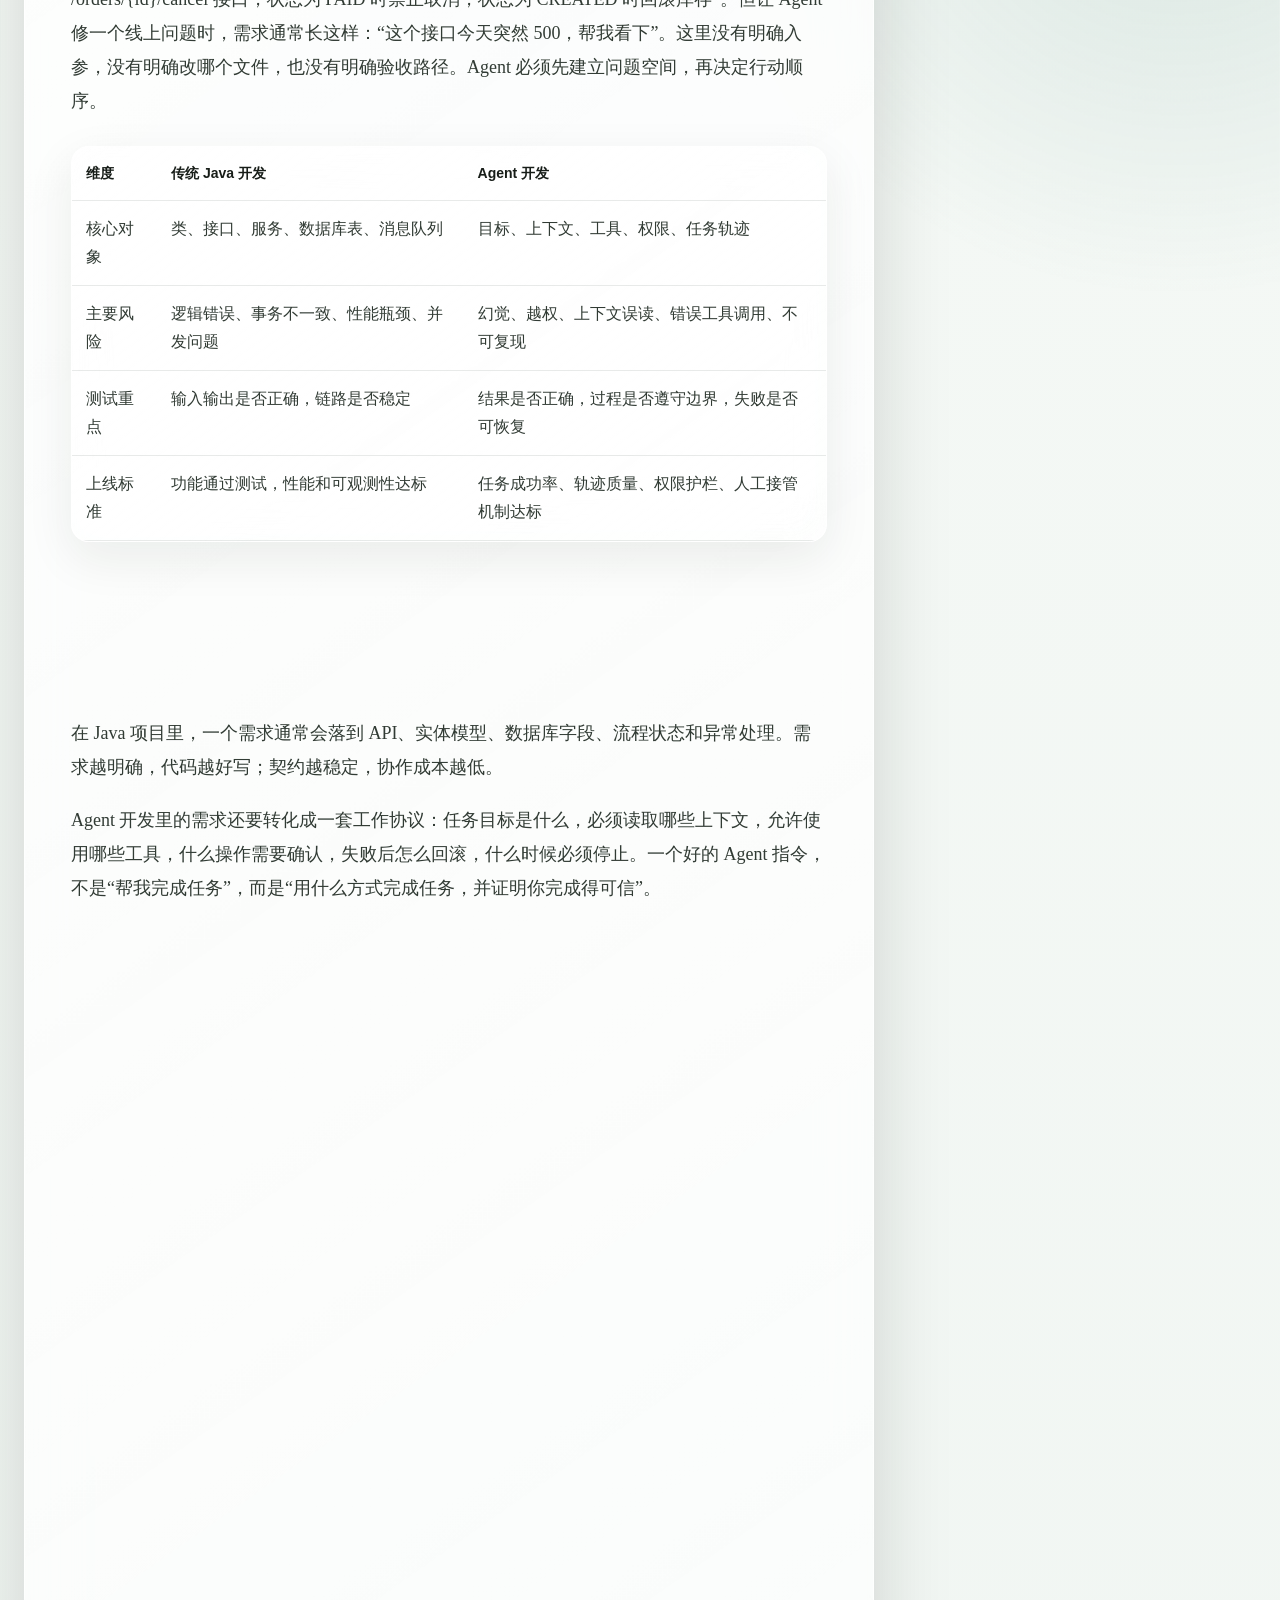
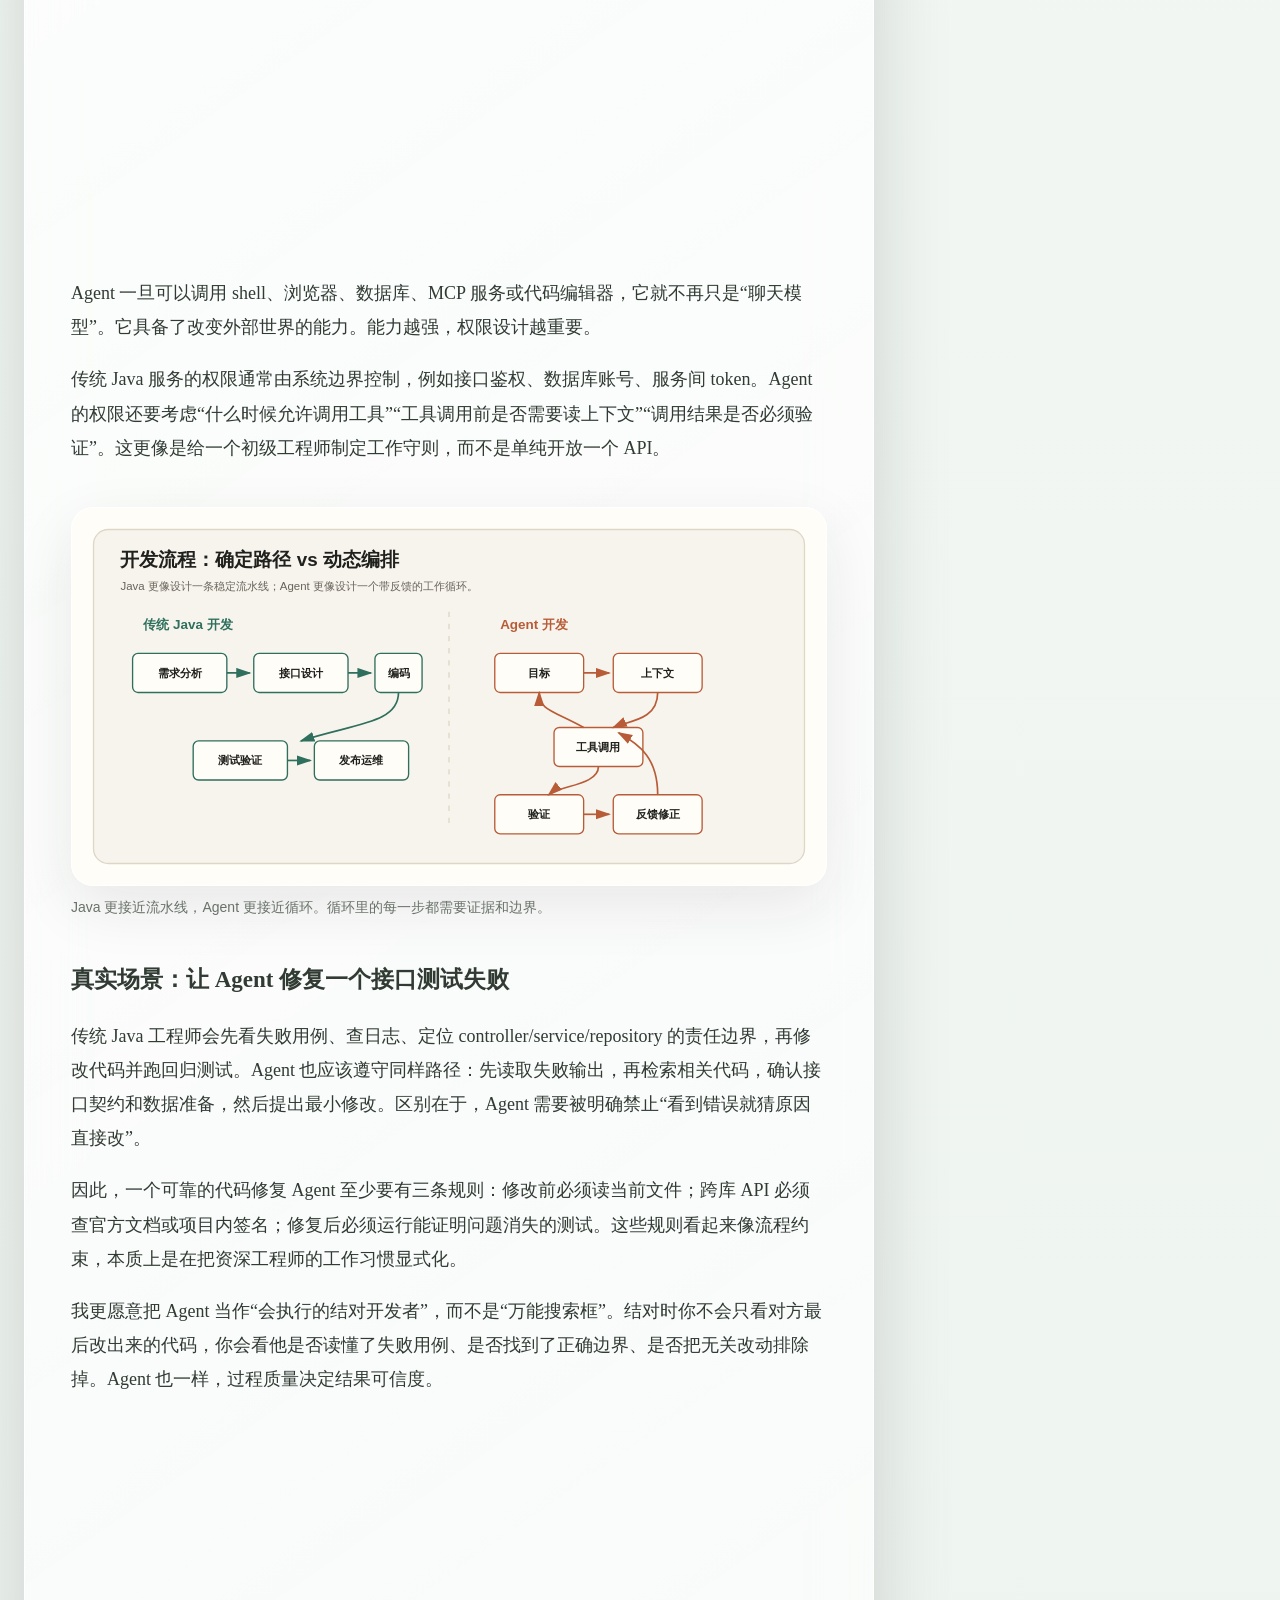
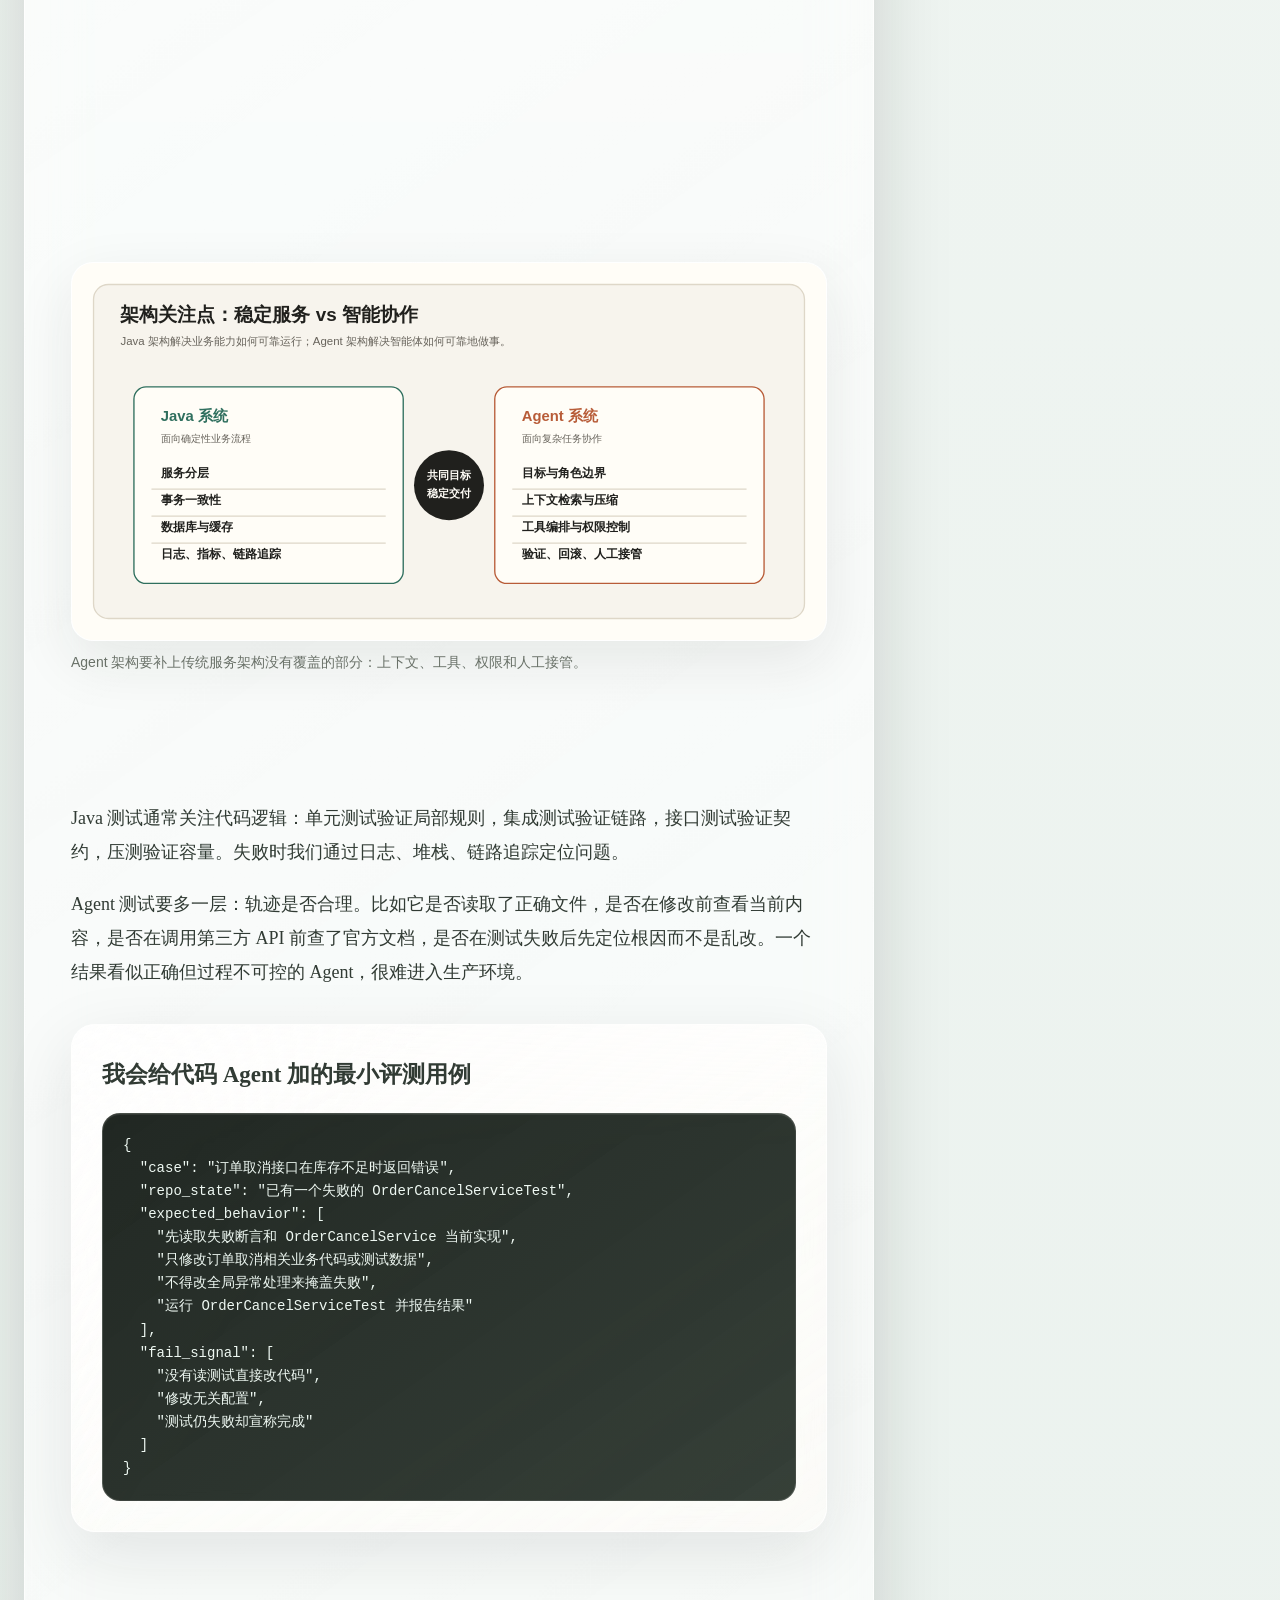
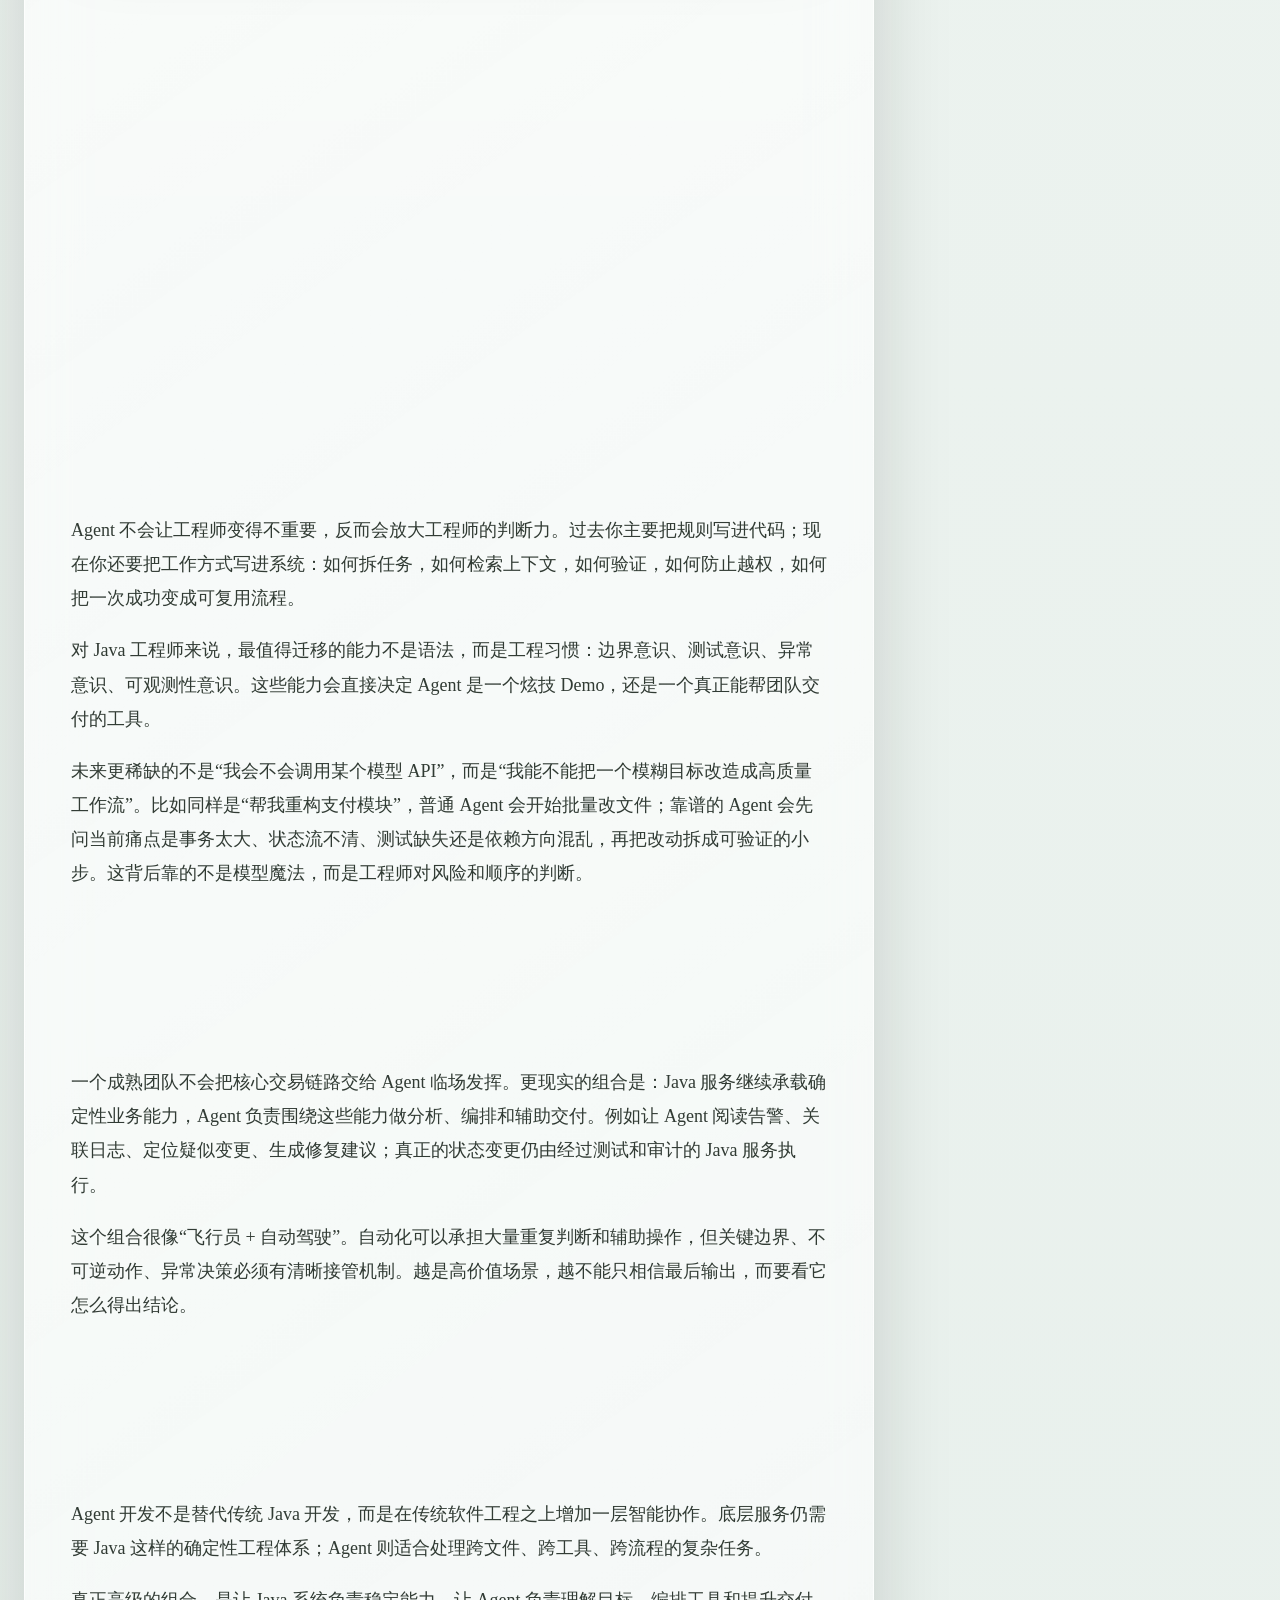
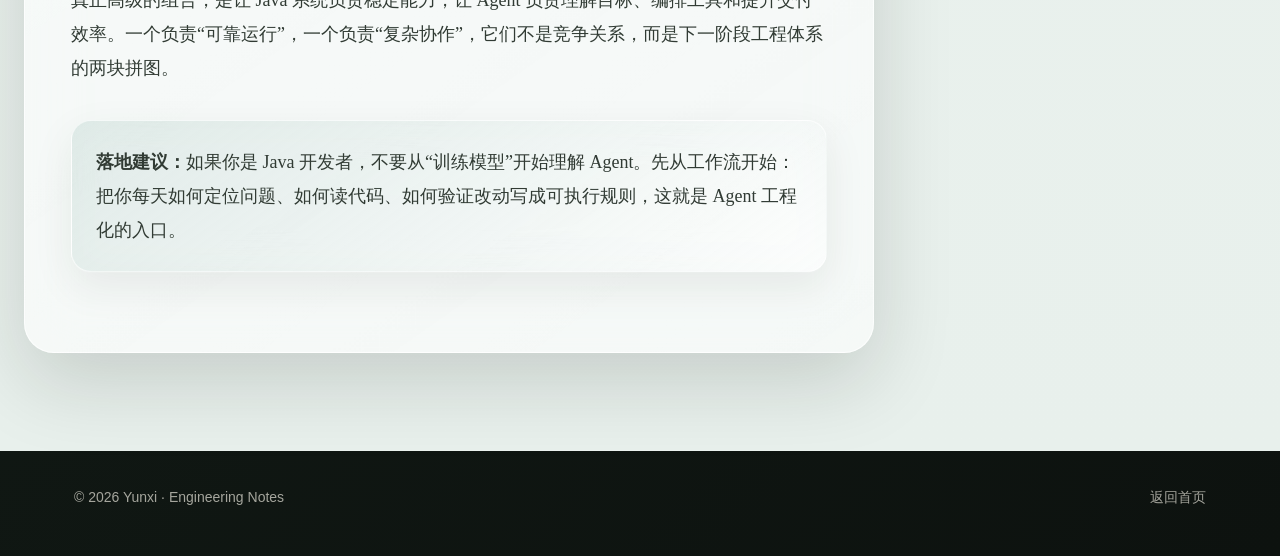
<file: posts/agent-vs-java-development.html>
<!doctype html>
<html lang="zh-CN">
<head>
  <meta charset="utf-8">
  <meta name="viewport" content="width=device-width, initial-scale=1">
  <meta name="description" content="从工程目标、开发对象、测试方式、架构边界和团队协作方式，系统对比 Agent 开发与传统 Java 开发。">
  <title>Agent 开发和传统 Java 开发有什么不同 | Yunxi</title>
  <link rel="icon" href="/assets/site-icon.svg" type="image/svg+xml">
  <link rel="icon" href="/favicon.ico" sizes="any">
  <link rel="apple-touch-icon" href="/assets/apple-touch-icon.png">
  <link rel="manifest" href="/site.webmanifest">
  <link rel="stylesheet" href="../styles.css?v=20260528-liquid1">
</head>
<body>
  <div class="read-progress" aria-hidden="true"></div>
  <header class="site-header">
    <a class="brand" href="../">Yunxi</a>
    <nav class="nav" aria-label="主导航">
      <a href="../#featured">精选</a>
      <a href="../#posts">文章</a>
      <a href="../#method">方法论</a>
      <a href="../#about">关于</a>
    </nav>
  </header>

  <main class="article-shell">
    <article class="article">
      <div class="article-body">
        <p class="eyebrow">2026.04.12 · Agent Engineering</p>
        <h1>Agent 开发和传统 Java 开发有什么不同</h1>
        <p class="lead">
          如果说传统 Java 开发是在构建一台稳定运行的业务机器，那么 Agent 开发是在设计一个会读上下文、会使用工具、会自我修正，也可能误判的工程协作者。真正的差别不在 Prompt 写得漂不漂亮，而在你是否能把“一个资深开发者怎么工作”拆成可执行、可验证、可接管的流程。
        </p>

        <figure class="article-figure">
          <img src="../assets/agent-operating-model.svg" alt="Agent 工程运行模型图">
          <figcaption>Agent 开发的核心不是模型本身，而是围绕模型建立上下文、工具、验证和人工接管的闭环。</figcaption>
        </figure>

        <h2>一、Java 开发解决确定性，Agent 开发管理不确定性</h2>
        <p>
          Java 后端系统的理想状态是稳定、可预测、可复现。接口入参明确，数据库事务明确，异常分支明确，测试用例可以把关键路径固定下来。工程师关心的是：这个服务能不能在大量请求下稳定地完成业务规则。
        </p>
        <p>
          Agent 系统的输入往往是自然语言目标、半结构化上下文和动态工具环境。它不是只执行一条固定代码路径，而是需要判断下一步该读文件、查文档、调用 API、运行测试，还是停下来问人。因此 Agent 工程的重点不是消灭不确定性，而是把不确定性关进可控边界里。
        </p>
        <p>
          这件事在真实项目里非常明显。写 Java 接口时，我可以把需求压成“新增一个 POST /orders/{id}/cancel 接口，状态为 PAID 时禁止取消，状态为 CREATED 时回滚库存”。但让 Agent 修一个线上问题时，需求通常长这样：“这个接口今天突然 500，帮我看下”。这里没有明确入参，没有明确改哪个文件，也没有明确验收路径。Agent 必须先建立问题空间，再决定行动顺序。
        </p>

        <table class="code-table">
          <thead>
            <tr>
              <th>维度</th>
              <th>传统 Java 开发</th>
              <th>Agent 开发</th>
            </tr>
          </thead>
          <tbody>
            <tr>
              <td>核心对象</td>
              <td>类、接口、服务、数据库表、消息队列</td>
              <td>目标、上下文、工具、权限、任务轨迹</td>
            </tr>
            <tr>
              <td>主要风险</td>
              <td>逻辑错误、事务不一致、性能瓶颈、并发问题</td>
              <td>幻觉、越权、上下文误读、错误工具调用、不可复现</td>
            </tr>
            <tr>
              <td>测试重点</td>
              <td>输入输出是否正确，链路是否稳定</td>
              <td>结果是否正确，过程是否遵守边界，失败是否可恢复</td>
            </tr>
            <tr>
              <td>上线标准</td>
              <td>功能通过测试，性能和可观测性达标</td>
              <td>任务成功率、轨迹质量、权限护栏、人工接管机制达标</td>
            </tr>
          </tbody>
        </table>

        <h2>二、需求表达从“接口契约”变成“工作协议”</h2>
        <p>
          在 Java 项目里，一个需求通常会落到 API、实体模型、数据库字段、流程状态和异常处理。需求越明确，代码越好写；契约越稳定，协作成本越低。
        </p>
        <p>
          Agent 开发里的需求还要转化成一套工作协议：任务目标是什么，必须读取哪些上下文，允许使用哪些工具，什么操作需要确认，失败后怎么回滚，什么时候必须停止。一个好的 Agent 指令，不是“帮我完成任务”，而是“用什么方式完成任务，并证明你完成得可信”。
        </p>

        <div class="practice-panel">
          <h3>一个可执行的 Agent 工作协议应该长这样</h3>
          <p>这不是给模型看的漂亮话，而是把团队里的工程纪律写成运行规则。越具体，越能减少“看起来很努力但其实在乱试”的情况。</p>
          <pre class="code-sample"><code>task:
  goal: 修复 failing test，并说明根因
  allowed_tools:
    - read_file
    - search_code
    - apply_patch
    - run_tests
  required_steps:
    - 先读取失败输出，记录具体断言或异常栈
    - 检索被测接口、调用链和最近修改点
    - 修改前读取目标文件当前内容
    - 单次改动只解决一个根因
    - 修改后运行能覆盖该问题的最小测试集
  stop_rules:
    - 涉及删除数据、覆盖配置、发布部署时必须停下确认
    - 连续两次测试失败后必须重新定位，不允许盲改</code></pre>
        </div>

        <div class="note-block">
          <p><strong>关键判断：</strong>Java 代码最怕隐式规则散落在各处；Agent 最怕隐式意图藏在人的脑子里。前者需要接口和测试，后者需要上下文、约束和验收标准。</p>
        </div>

        <h2>三、工具调用让 Agent 更强，也让风险放大</h2>
        <p>
          Agent 一旦可以调用 shell、浏览器、数据库、MCP 服务或代码编辑器，它就不再只是“聊天模型”。它具备了改变外部世界的能力。能力越强，权限设计越重要。
        </p>
        <p>
          传统 Java 服务的权限通常由系统边界控制，例如接口鉴权、数据库账号、服务间 token。Agent 的权限还要考虑“什么时候允许调用工具”“工具调用前是否需要读上下文”“调用结果是否必须验证”。这更像是给一个初级工程师制定工作守则，而不是单纯开放一个 API。
        </p>

        <figure class="article-figure">
          <img src="../assets/agent-flow.svg" alt="Agent 开发和传统 Java 开发的流程对比图">
          <figcaption>Java 更接近流水线，Agent 更接近循环。循环里的每一步都需要证据和边界。</figcaption>
        </figure>

        <h3>真实场景：让 Agent 修复一个接口测试失败</h3>
        <p>
          传统 Java 工程师会先看失败用例、查日志、定位 controller/service/repository 的责任边界，再修改代码并跑回归测试。Agent 也应该遵守同样路径：先读取失败输出，再检索相关代码，确认接口契约和数据准备，然后提出最小修改。区别在于，Agent 需要被明确禁止“看到错误就猜原因直接改”。
        </p>
        <p>
          因此，一个可靠的代码修复 Agent 至少要有三条规则：修改前必须读当前文件；跨库 API 必须查官方文档或项目内签名；修复后必须运行能证明问题消失的测试。这些规则看起来像流程约束，本质上是在把资深工程师的工作习惯显式化。
        </p>
        <p>
          我更愿意把 Agent 当作“会执行的结对开发者”，而不是“万能搜索框”。结对时你不会只看对方最后改出来的代码，你会看他是否读懂了失败用例、是否找到了正确边界、是否把无关改动排除掉。Agent 也一样，过程质量决定结果可信度。
        </p>

        <table class="code-table">
          <thead>
            <tr>
              <th>任务阶段</th>
              <th>Java 工程师会做什么</th>
              <th>Agent 必须显式化什么</th>
            </tr>
          </thead>
          <tbody>
            <tr>
              <td>定位问题</td>
              <td>看测试失败、日志、链路、最近提交</td>
              <td>引用读取过的证据，说明为什么看这些文件</td>
            </tr>
            <tr>
              <td>确定边界</td>
              <td>判断是 controller、service、mapper 还是测试数据问题</td>
              <td>禁止跨层乱改，先给出最小修改面</td>
            </tr>
            <tr>
              <td>实施修复</td>
              <td>改一处、跑一轮、复盘影响</td>
              <td>记录改动原因、验证命令和剩余风险</td>
            </tr>
            <tr>
              <td>交付结果</td>
              <td>提交代码、说明根因、补测试</td>
              <td>交付可复现证据，而不只是自然语言总结</td>
            </tr>
          </tbody>
        </table>

        <figure class="article-figure">
          <img src="../assets/architecture-focus.svg" alt="Java 架构与 Agent 架构关注点对比图">
          <figcaption>Agent 架构要补上传统服务架构没有覆盖的部分：上下文、工具、权限和人工接管。</figcaption>
        </figure>

        <h2>四、测试不只看输出，还要看轨迹</h2>
        <p>
          Java 测试通常关注代码逻辑：单元测试验证局部规则，集成测试验证链路，接口测试验证契约，压测验证容量。失败时我们通过日志、堆栈、链路追踪定位问题。
        </p>
        <p>
          Agent 测试要多一层：轨迹是否合理。比如它是否读取了正确文件，是否在修改前查看当前内容，是否在调用第三方 API 前查了官方文档，是否在测试失败后先定位根因而不是乱改。一个结果看似正确但过程不可控的 Agent，很难进入生产环境。
        </p>

        <div class="practice-panel">
          <h3>我会给代码 Agent 加的最小评测用例</h3>
          <pre class="code-sample"><code>{
  "case": "订单取消接口在库存不足时返回错误",
  "repo_state": "已有一个失败的 OrderCancelServiceTest",
  "expected_behavior": [
    "先读取失败断言和 OrderCancelService 当前实现",
    "只修改订单取消相关业务代码或测试数据",
    "不得改全局异常处理来掩盖失败",
    "运行 OrderCancelServiceTest 并报告结果"
  ],
  "fail_signal": [
    "没有读测试直接改代码",
    "修改无关配置",
    "测试仍失败却宣称完成"
  ]
}</code></pre>
        </div>

        <figure class="article-figure">
          <img src="../assets/testing-spectrum.svg" alt="传统测试与 Agent 测试重点对比图">
          <figcaption>Agent 的质量评估要覆盖结果、路径、权限和恢复能力。只看最后回答会漏掉真正的工程风险。</figcaption>
        </figure>

        <h2>五、工程师的价值会向“判断力”迁移</h2>
        <p>
          Agent 不会让工程师变得不重要，反而会放大工程师的判断力。过去你主要把规则写进代码；现在你还要把工作方式写进系统：如何拆任务，如何检索上下文，如何验证，如何防止越权，如何把一次成功变成可复用流程。
        </p>
        <p>
          对 Java 工程师来说，最值得迁移的能力不是语法，而是工程习惯：边界意识、测试意识、异常意识、可观测性意识。这些能力会直接决定 Agent 是一个炫技 Demo，还是一个真正能帮团队交付的工具。
        </p>
        <p>
          未来更稀缺的不是“我会不会调用某个模型 API”，而是“我能不能把一个模糊目标改造成高质量工作流”。比如同样是“帮我重构支付模块”，普通 Agent 会开始批量改文件；靠谱的 Agent 会先问当前痛点是事务太大、状态流不清、测试缺失还是依赖方向混乱，再把改动拆成可验证的小步。这背后靠的不是模型魔法，而是工程师对风险和顺序的判断。
        </p>

        <h2>六、真实落地时，Agent 和 Java 往往是组合关系</h2>
        <p>
          一个成熟团队不会把核心交易链路交给 Agent 临场发挥。更现实的组合是：Java 服务继续承载确定性业务能力，Agent 负责围绕这些能力做分析、编排和辅助交付。例如让 Agent 阅读告警、关联日志、定位疑似变更、生成修复建议；真正的状态变更仍由经过测试和审计的 Java 服务执行。
        </p>
        <p>
          这个组合很像“飞行员 + 自动驾驶”。自动化可以承担大量重复判断和辅助操作，但关键边界、不可逆动作、异常决策必须有清晰接管机制。越是高价值场景，越不能只相信最后输出，而要看它怎么得出结论。
        </p>

        <h2>结论：Java 提供稳定能力，Agent 提供协作杠杆</h2>
        <p>
          Agent 开发不是替代传统 Java 开发，而是在传统软件工程之上增加一层智能协作。底层服务仍需要 Java 这样的确定性工程体系；Agent 则适合处理跨文件、跨工具、跨流程的复杂任务。
        </p>
        <p>
          真正高级的组合，是让 Java 系统负责稳定能力，让 Agent 负责理解目标、编排工具和提升交付效率。一个负责“可靠运行”，一个负责“复杂协作”，它们不是竞争关系，而是下一阶段工程体系的两块拼图。
        </p>

        <div class="note-block">
          <p><strong>落地建议：</strong>如果你是 Java 开发者，不要从“训练模型”开始理解 Agent。先从工作流开始：把你每天如何定位问题、如何读代码、如何验证改动写成可执行规则，这就是 Agent 工程化的入口。</p>
        </div>
      </div>

      <aside class="article-aside">
        <strong>本文要点</strong>
        <p>Agent 开发的核心变化，是从写确定性逻辑，转向设计可控的智能协作流程。</p>
        <div class="article-tags">
          <span>Agent</span>
          <span>Java</span>
          <span>工程化</span>
          <span>测试</span>
        </div>
      </aside>
    </article>
  </main>

  <footer class="footer">
    <span>© 2026 Yunxi · Engineering Notes</span>
    <a href="../">返回首页</a>
  </footer>
  <script src="../motion.js?v=20260528-liquid1"></script>
</body>
</html>
</file>
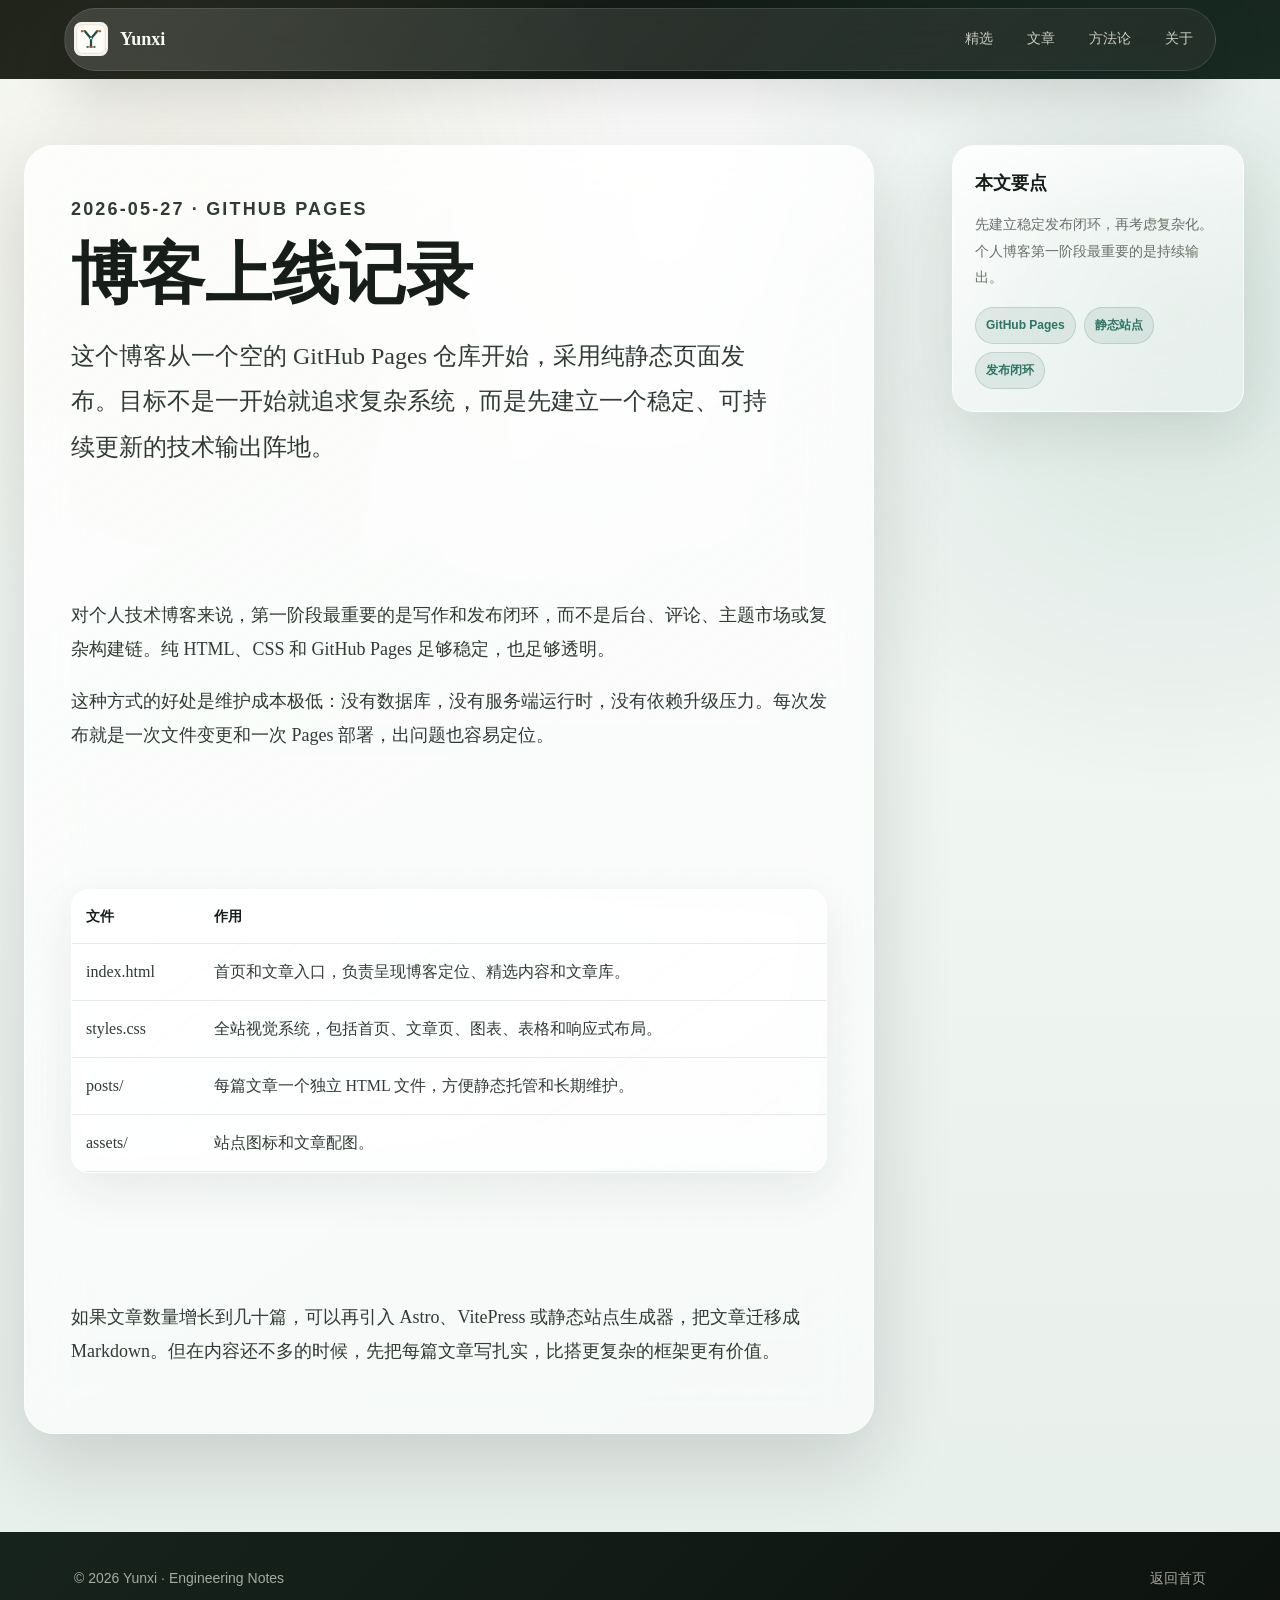
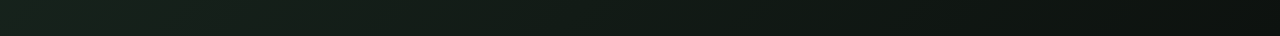
<file: posts/hello.html>
<!doctype html>
<html lang="zh-CN">
<head>
  <meta charset="utf-8">
  <meta name="viewport" content="width=device-width, initial-scale=1">
  <meta name="description" content="Yunxi 技术博客上线记录，记录从空仓库到 GitHub Pages 的发布过程。">
  <title>博客上线记录 | Yunxi</title>
  <link rel="icon" href="/assets/site-icon.svg" type="image/svg+xml">
  <link rel="icon" href="/favicon.ico" sizes="any">
  <link rel="apple-touch-icon" href="/assets/apple-touch-icon.png">
  <link rel="manifest" href="/site.webmanifest">
  <link rel="stylesheet" href="../styles.css?v=20260528-liquid1">
</head>
<body>
  <header class="site-header">
    <a class="brand" href="../">Yunxi</a>
    <nav class="nav" aria-label="主导航">
      <a href="../#featured">精选</a>
      <a href="../#posts">文章</a>
      <a href="../#method">方法论</a>
      <a href="../#about">关于</a>
    </nav>
  </header>

  <main class="article-shell">
    <article class="article">
      <div class="article-body">
        <p class="eyebrow">2026-05-27 · GitHub Pages</p>
        <h1>博客上线记录</h1>
        <p class="lead">
          这个博客从一个空的 GitHub Pages 仓库开始，采用纯静态页面发布。目标不是一开始就追求复杂系统，而是先建立一个稳定、可持续更新的技术输出阵地。
        </p>

        <h2>为什么选择纯静态</h2>
        <p>
          对个人技术博客来说，第一阶段最重要的是写作和发布闭环，而不是后台、评论、主题市场或复杂构建链。纯 HTML、CSS 和 GitHub Pages 足够稳定，也足够透明。
        </p>
        <p>
          这种方式的好处是维护成本极低：没有数据库，没有服务端运行时，没有依赖升级压力。每次发布就是一次文件变更和一次 Pages 部署，出问题也容易定位。
        </p>

        <h2>当前站点结构</h2>
        <table class="code-table">
          <thead>
            <tr>
              <th>文件</th>
              <th>作用</th>
            </tr>
          </thead>
          <tbody>
            <tr>
              <td>index.html</td>
              <td>首页和文章入口，负责呈现博客定位、精选内容和文章库。</td>
            </tr>
            <tr>
              <td>styles.css</td>
              <td>全站视觉系统，包括首页、文章页、图表、表格和响应式布局。</td>
            </tr>
            <tr>
              <td>posts/</td>
              <td>每篇文章一个独立 HTML 文件，方便静态托管和长期维护。</td>
            </tr>
            <tr>
              <td>assets/</td>
              <td>站点图标和文章配图。</td>
            </tr>
          </tbody>
        </table>

        <h2>后续演进</h2>
        <p>
          如果文章数量增长到几十篇，可以再引入 Astro、VitePress 或静态站点生成器，把文章迁移成 Markdown。但在内容还不多的时候，先把每篇文章写扎实，比搭更复杂的框架更有价值。
        </p>
      </div>

      <aside class="article-aside">
        <strong>本文要点</strong>
        <p>先建立稳定发布闭环，再考虑复杂化。个人博客第一阶段最重要的是持续输出。</p>
        <div class="article-tags">
          <span>GitHub Pages</span>
          <span>静态站点</span>
          <span>发布闭环</span>
        </div>
      </aside>
    </article>
  </main>

  <footer class="footer">
    <span>© 2026 Yunxi · Engineering Notes</span>
    <a href="../">返回首页</a>
  </footer>
  <script src="../motion.js?v=20260528-liquid1"></script>
</body>
</html>
</file>
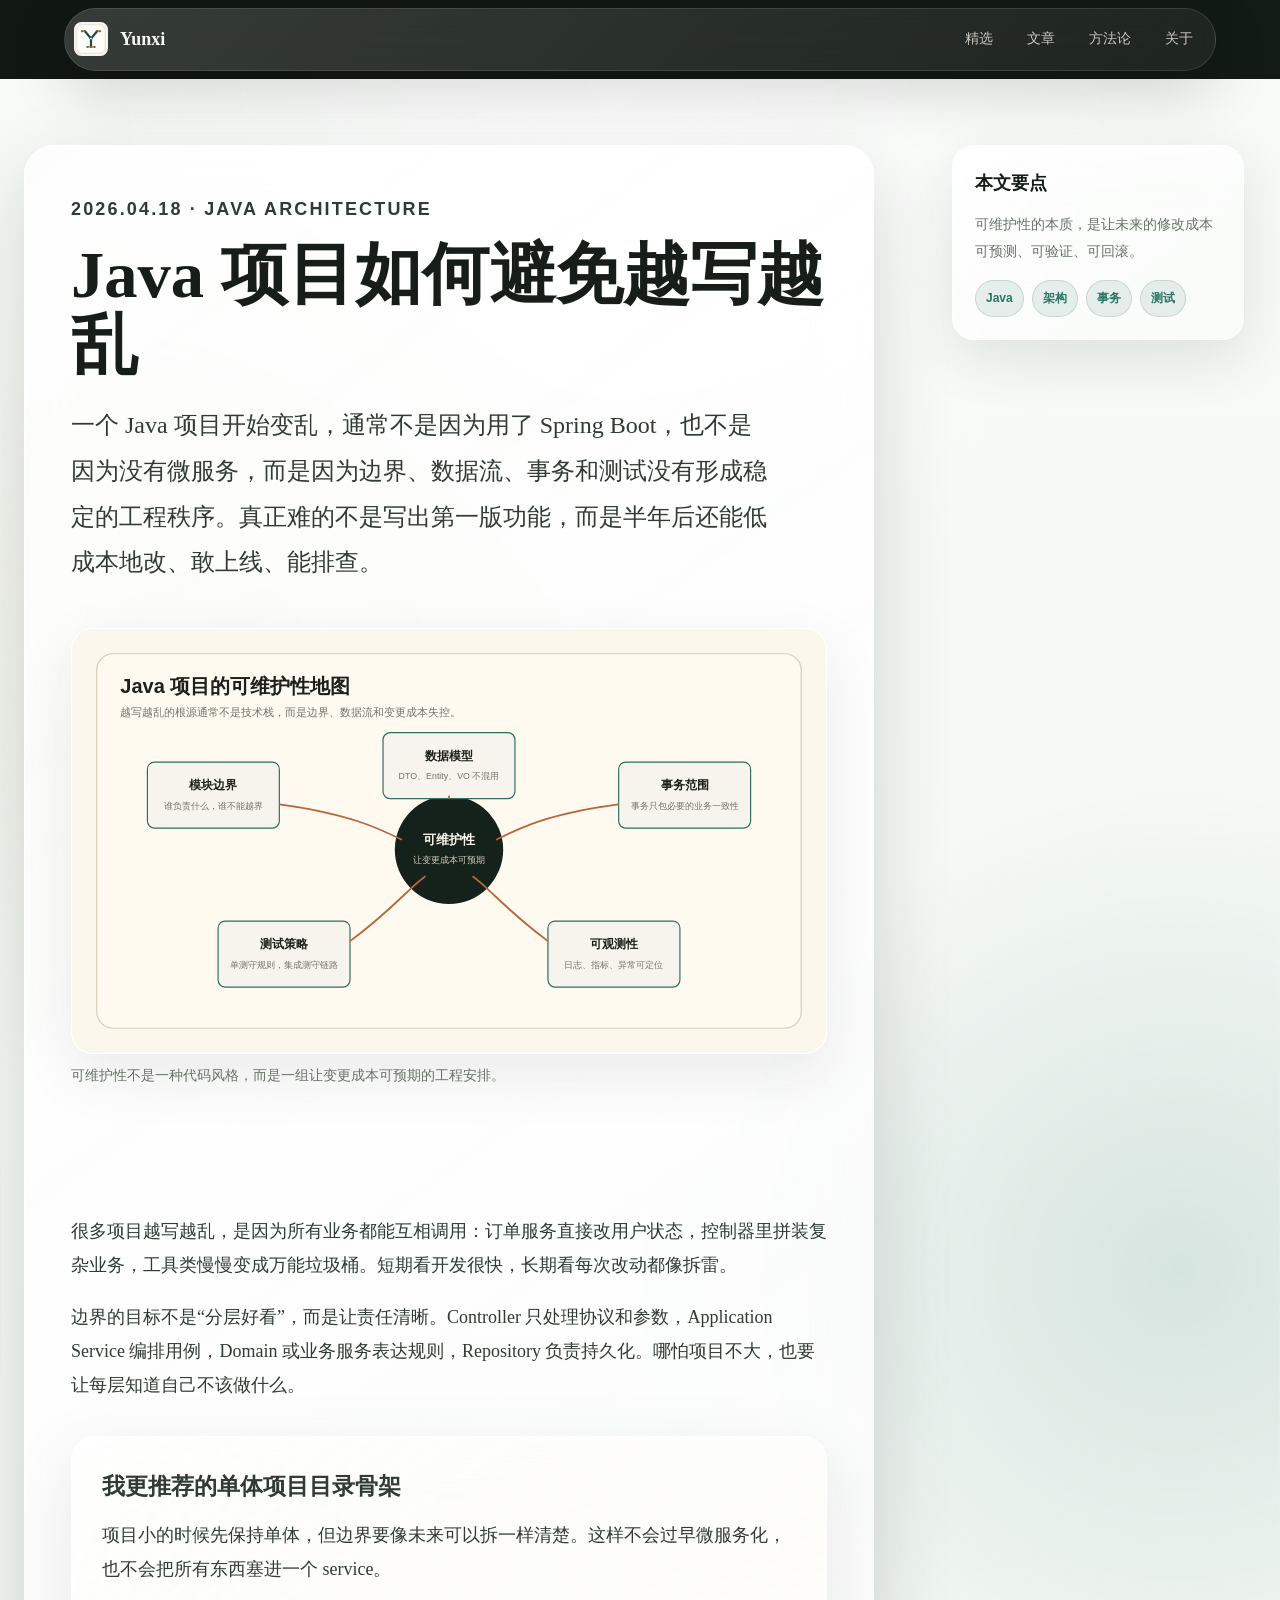
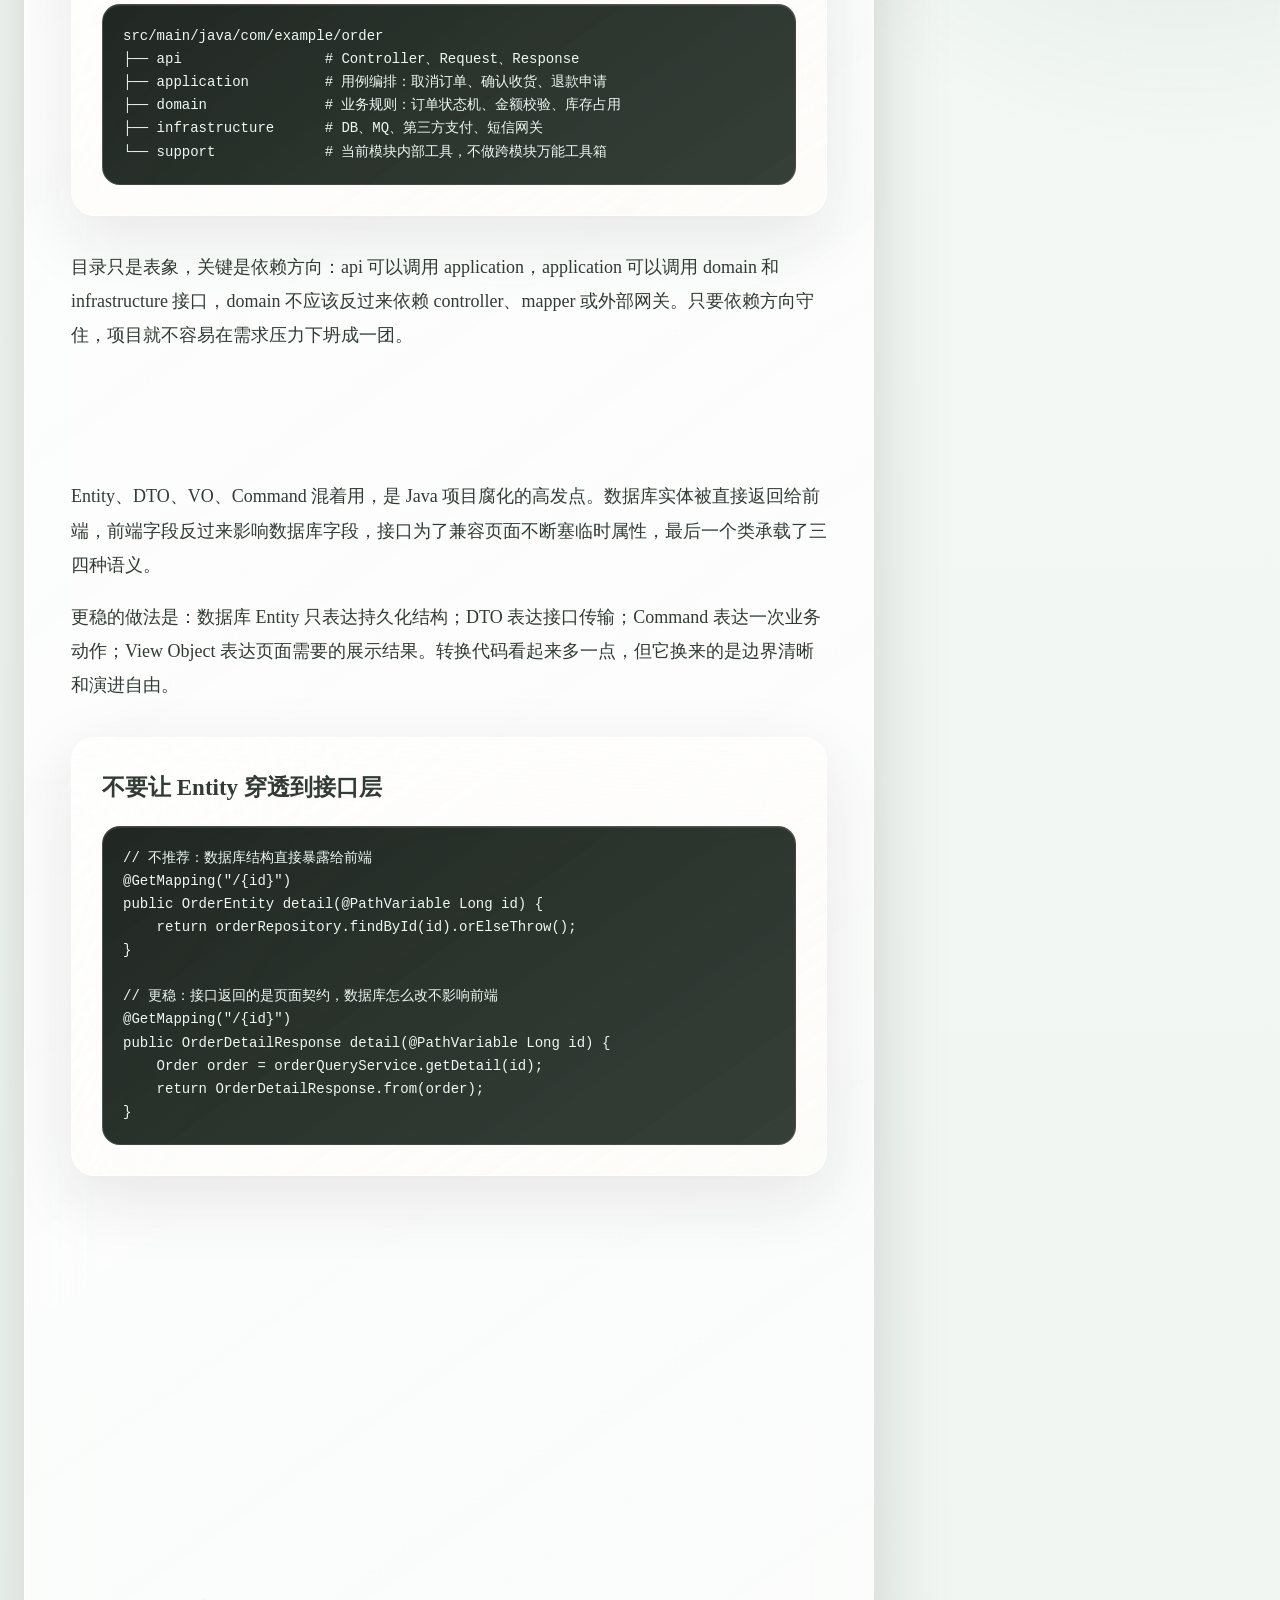
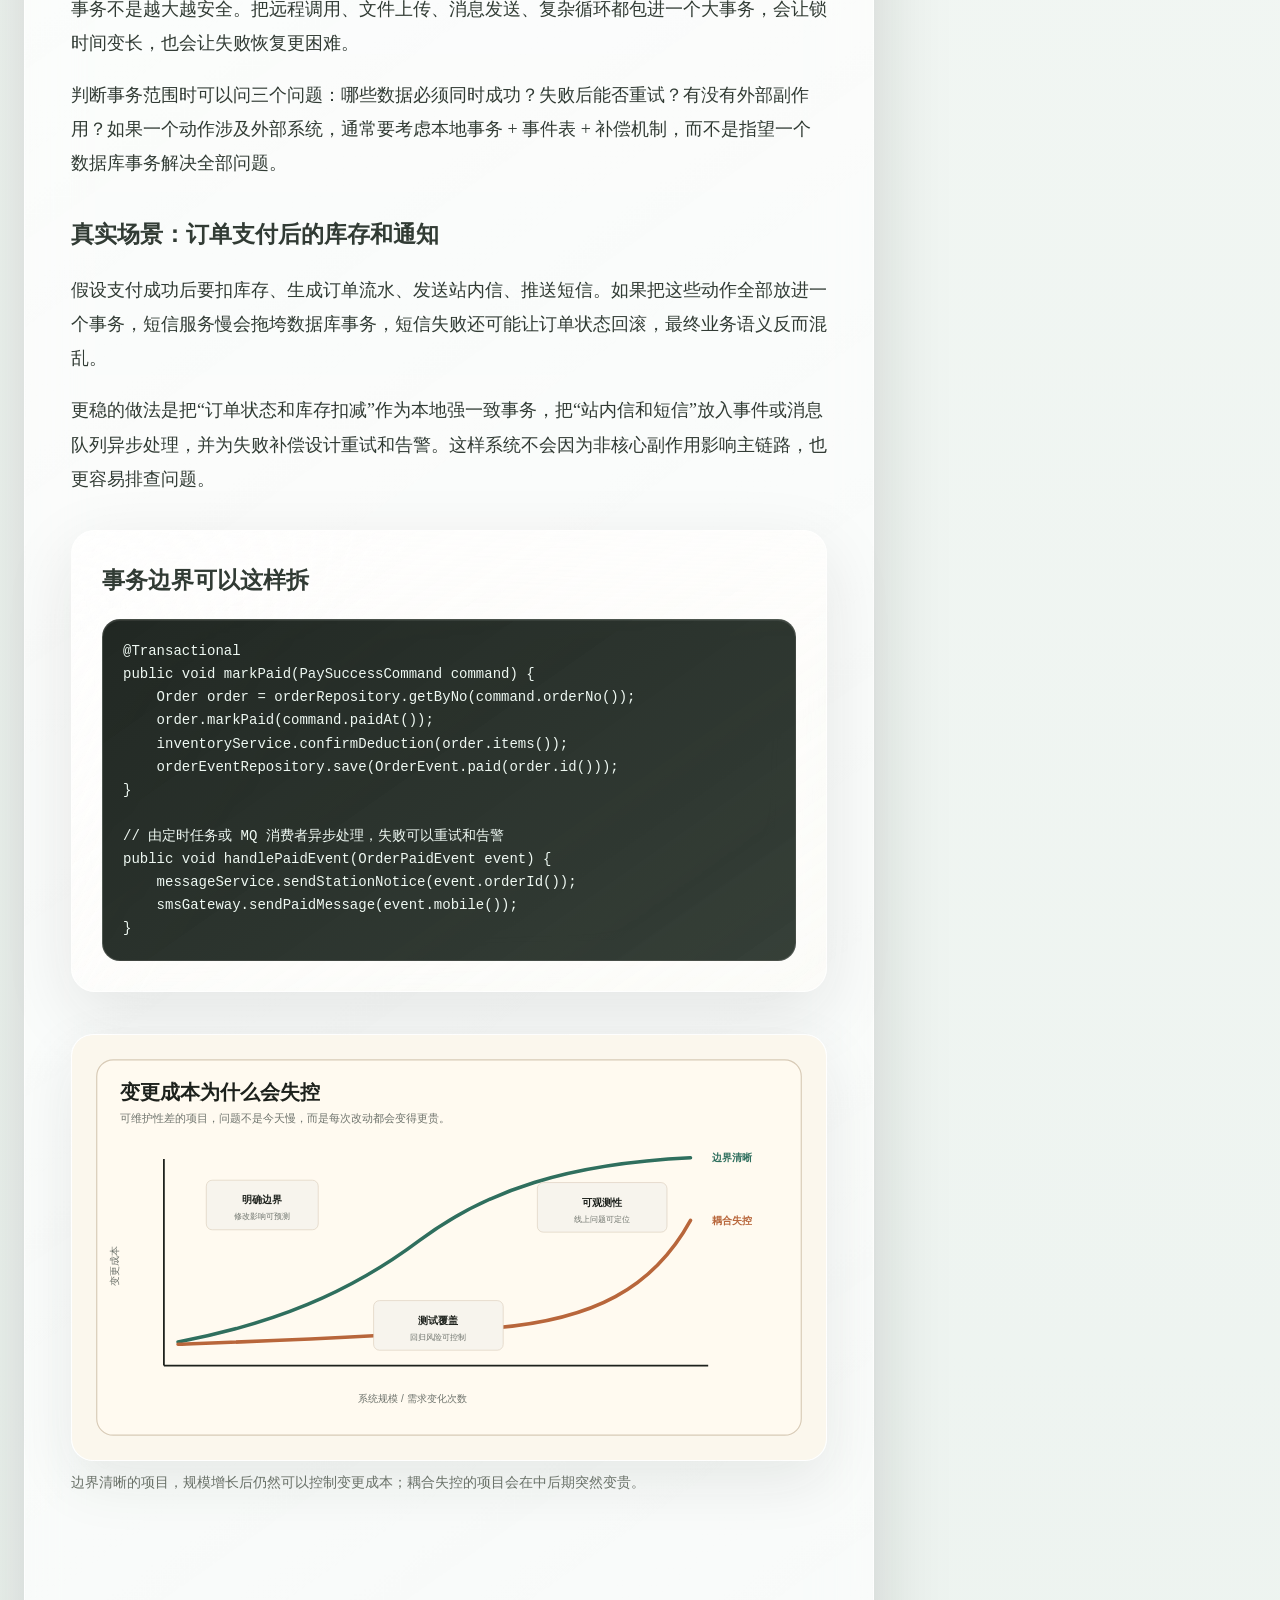
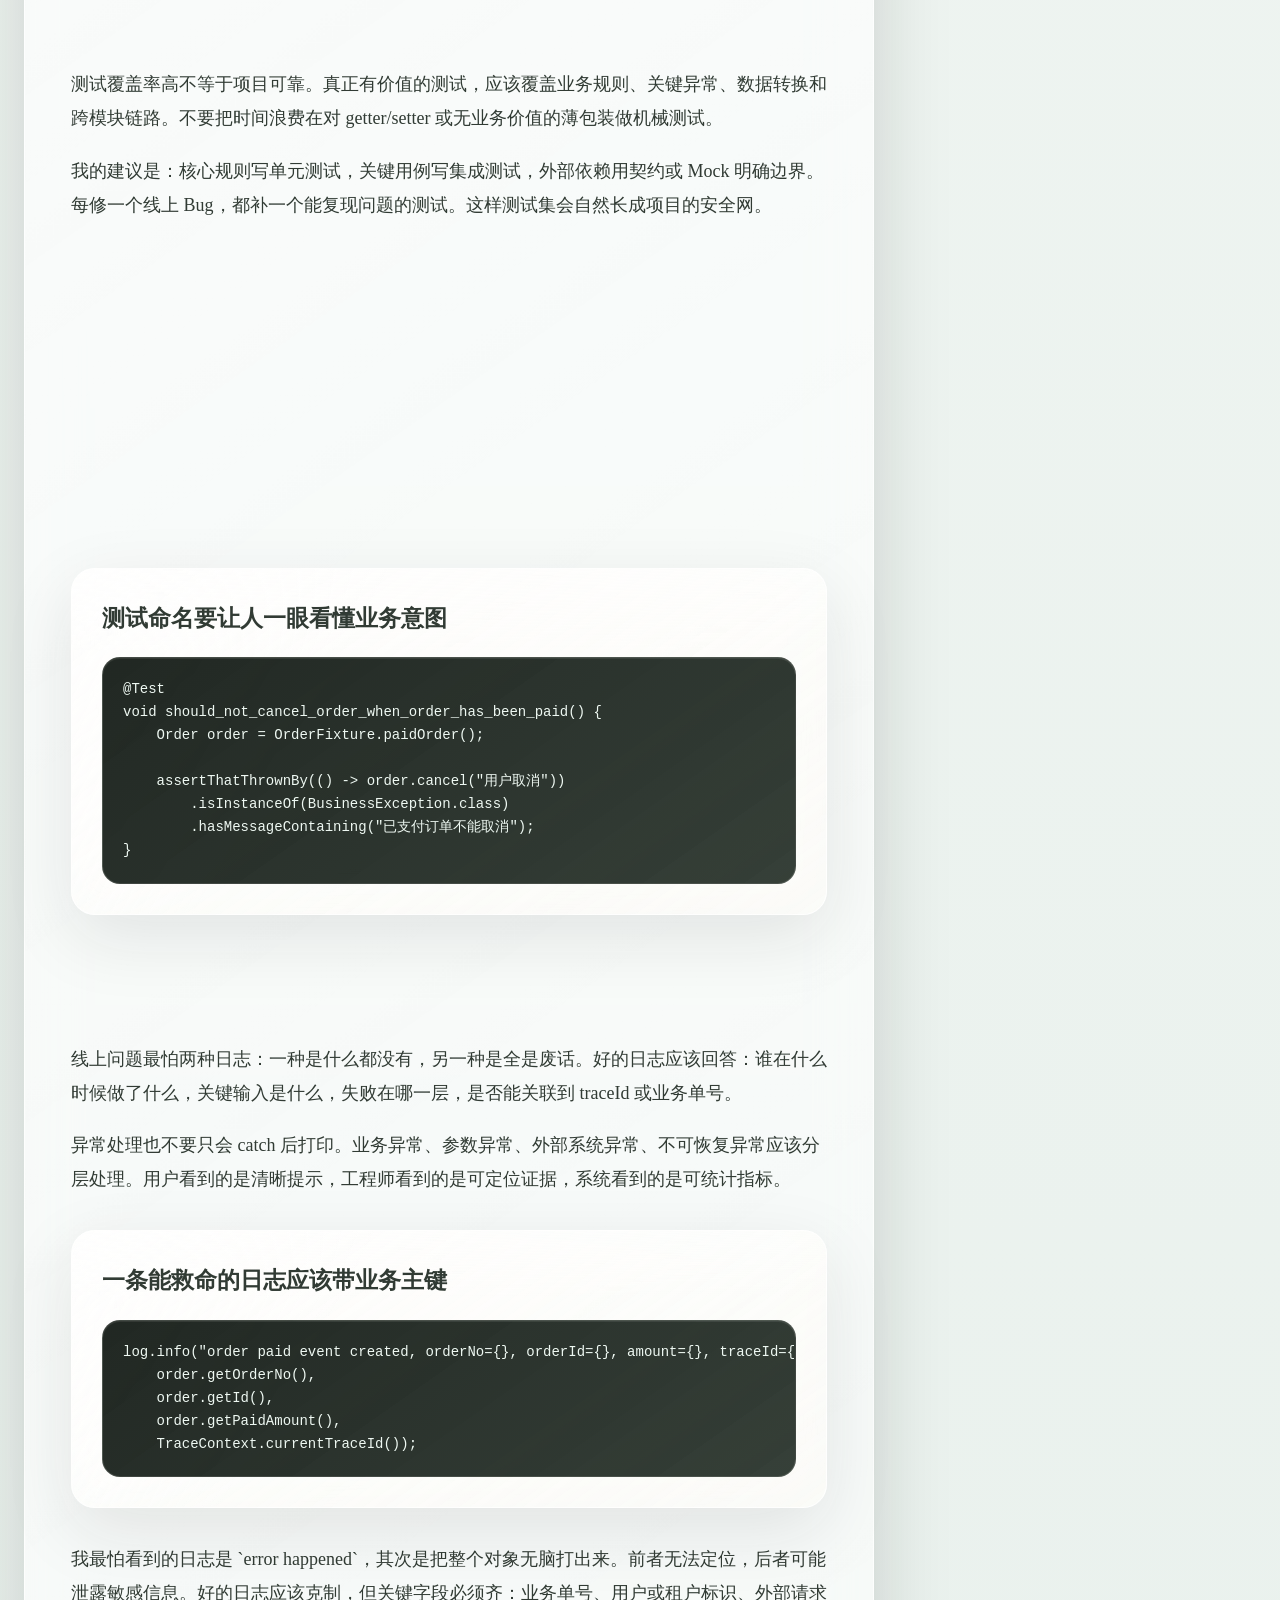
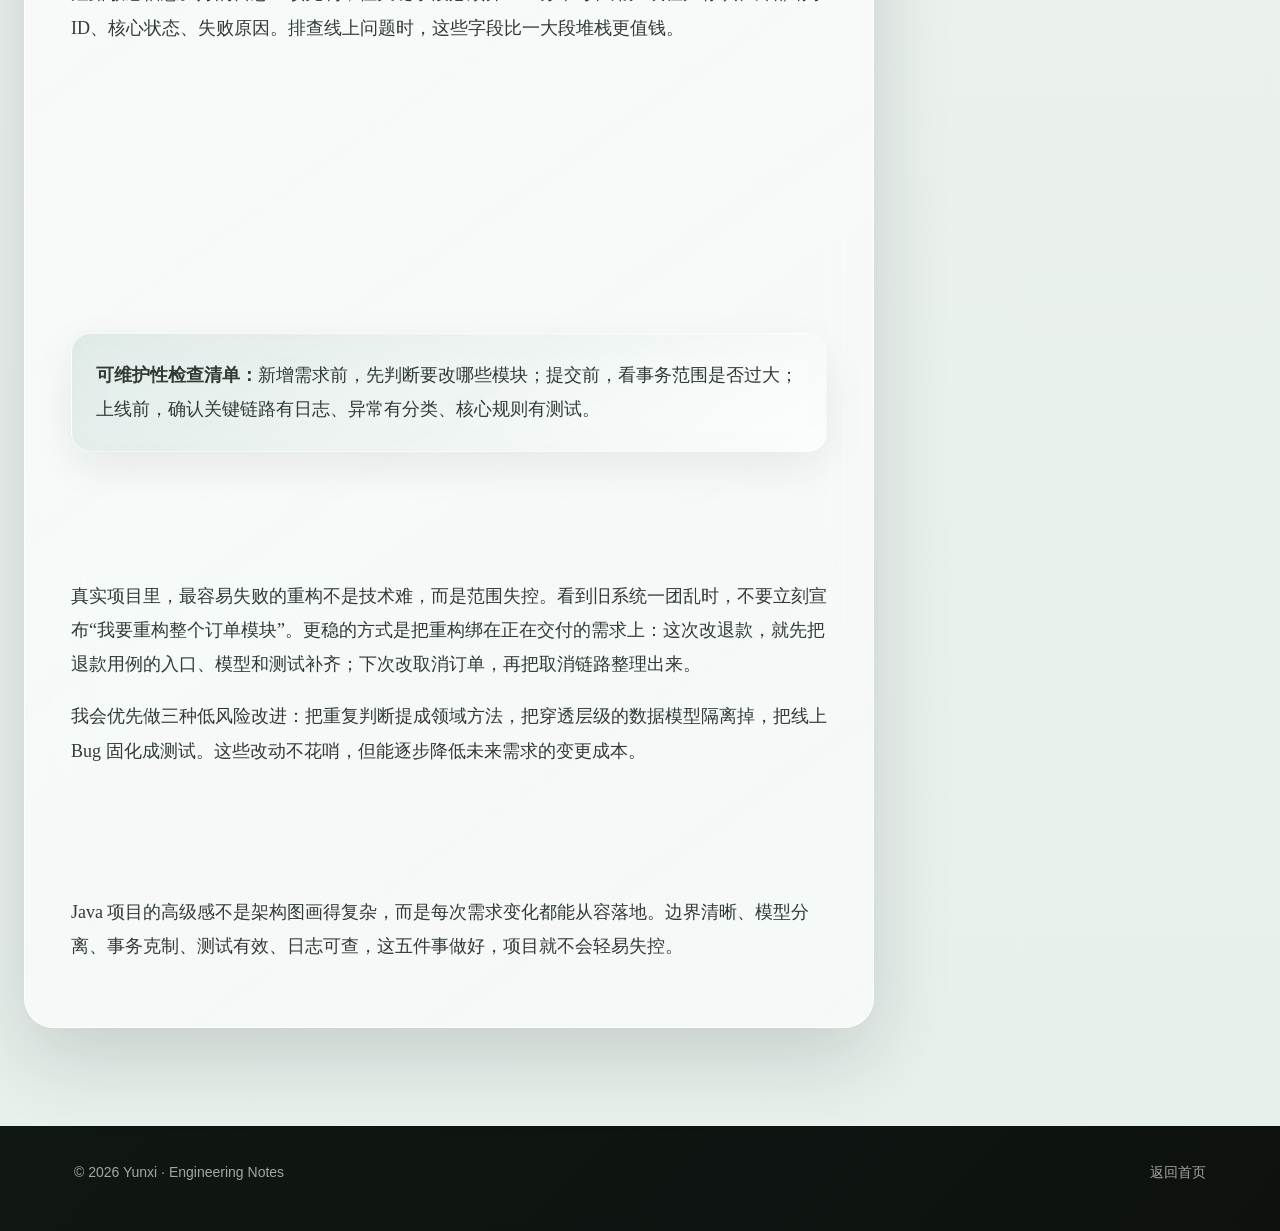
<file: posts/java-maintainability.html>
<!doctype html>
<html lang="zh-CN">
<head>
  <meta charset="utf-8">
  <meta name="viewport" content="width=device-width, initial-scale=1">
  <meta name="description" content="从模块边界、数据模型、事务范围、测试策略和可观测性五个维度，系统讲解 Java 项目如何避免越写越乱。">
  <title>Java 项目如何避免越写越乱 | Yunxi</title>
  <link rel="icon" href="/assets/site-icon.svg" type="image/svg+xml">
  <link rel="icon" href="/favicon.ico" sizes="any">
  <link rel="apple-touch-icon" href="/assets/apple-touch-icon.png">
  <link rel="manifest" href="/site.webmanifest">
  <link rel="stylesheet" href="../styles.css?v=20260528-liquid1">
</head>
<body>
  <div class="read-progress" aria-hidden="true"></div>
  <header class="site-header">
    <a class="brand" href="../">Yunxi</a>
    <nav class="nav" aria-label="主导航">
      <a href="../#featured">精选</a>
      <a href="../#posts">文章</a>
      <a href="../#method">方法论</a>
      <a href="../#about">关于</a>
    </nav>
  </header>

  <main class="article-shell">
    <article class="article">
      <div class="article-body">
        <p class="eyebrow">2026.04.18 · Java Architecture</p>
        <h1>Java 项目如何避免越写越乱</h1>
        <p class="lead">
          一个 Java 项目开始变乱，通常不是因为用了 Spring Boot，也不是因为没有微服务，而是因为边界、数据流、事务和测试没有形成稳定的工程秩序。真正难的不是写出第一版功能，而是半年后还能低成本地改、敢上线、能排查。
        </p>

        <figure class="article-figure">
          <img src="../assets/java-maintainability-map.svg" alt="Java 项目的可维护性地图">
          <figcaption>可维护性不是一种代码风格，而是一组让变更成本可预期的工程安排。</figcaption>
        </figure>

        <h2>一、先保护模块边界，不要先追求抽象</h2>
        <p>
          很多项目越写越乱，是因为所有业务都能互相调用：订单服务直接改用户状态，控制器里拼装复杂业务，工具类慢慢变成万能垃圾桶。短期看开发很快，长期看每次改动都像拆雷。
        </p>
        <p>
          边界的目标不是“分层好看”，而是让责任清晰。Controller 只处理协议和参数，Application Service 编排用例，Domain 或业务服务表达规则，Repository 负责持久化。哪怕项目不大，也要让每层知道自己不该做什么。
        </p>

        <div class="practice-panel">
          <h3>我更推荐的单体项目目录骨架</h3>
          <p>项目小的时候先保持单体，但边界要像未来可以拆一样清楚。这样不会过早微服务化，也不会把所有东西塞进一个 service。</p>
          <pre class="code-sample"><code>src/main/java/com/example/order
├── api                 # Controller、Request、Response
├── application         # 用例编排：取消订单、确认收货、退款申请
├── domain              # 业务规则：订单状态机、金额校验、库存占用
├── infrastructure      # DB、MQ、第三方支付、短信网关
└── support             # 当前模块内部工具，不做跨模块万能工具箱</code></pre>
        </div>

        <p>
          目录只是表象，关键是依赖方向：api 可以调用 application，application 可以调用 domain 和 infrastructure 接口，domain 不应该反过来依赖 controller、mapper 或外部网关。只要依赖方向守住，项目就不容易在需求压力下坍成一团。
        </p>

        <h2>二、数据模型不要混用</h2>
        <p>
          Entity、DTO、VO、Command 混着用，是 Java 项目腐化的高发点。数据库实体被直接返回给前端，前端字段反过来影响数据库字段，接口为了兼容页面不断塞临时属性，最后一个类承载了三四种语义。
        </p>
        <p>
          更稳的做法是：数据库 Entity 只表达持久化结构；DTO 表达接口传输；Command 表达一次业务动作；View Object 表达页面需要的展示结果。转换代码看起来多一点，但它换来的是边界清晰和演进自由。
        </p>

        <div class="practice-panel">
          <h3>不要让 Entity 穿透到接口层</h3>
          <pre class="code-sample"><code>// 不推荐：数据库结构直接暴露给前端
@GetMapping("/{id}")
public OrderEntity detail(@PathVariable Long id) {
    return orderRepository.findById(id).orElseThrow();
}

// 更稳：接口返回的是页面契约，数据库怎么改不影响前端
@GetMapping("/{id}")
public OrderDetailResponse detail(@PathVariable Long id) {
    Order order = orderQueryService.getDetail(id);
    return OrderDetailResponse.from(order);
}</code></pre>
        </div>

        <table class="code-table">
          <thead>
            <tr>
              <th>模型</th>
              <th>应该承载</th>
              <th>不应该承载</th>
            </tr>
          </thead>
          <tbody>
            <tr>
              <td>Entity</td>
              <td>数据库字段、持久化关系、必要的领域约束</td>
              <td>前端展示字段、临时统计字段、第三方接口结构</td>
            </tr>
            <tr>
              <td>DTO</td>
              <td>接口输入输出结构、跨系统传输数据</td>
              <td>数据库注解、复杂业务行为</td>
            </tr>
            <tr>
              <td>Command</td>
              <td>一次业务动作所需的最小输入</td>
              <td>页面展示字段、历史兼容垃圾字段</td>
            </tr>
          </tbody>
        </table>

        <h2>三、事务范围要小，业务一致性要明确</h2>
        <p>
          事务不是越大越安全。把远程调用、文件上传、消息发送、复杂循环都包进一个大事务，会让锁时间变长，也会让失败恢复更困难。
        </p>
        <p>
          判断事务范围时可以问三个问题：哪些数据必须同时成功？失败后能否重试？有没有外部副作用？如果一个动作涉及外部系统，通常要考虑本地事务 + 事件表 + 补偿机制，而不是指望一个数据库事务解决全部问题。
        </p>

        <h3>真实场景：订单支付后的库存和通知</h3>
        <p>
          假设支付成功后要扣库存、生成订单流水、发送站内信、推送短信。如果把这些动作全部放进一个事务，短信服务慢会拖垮数据库事务，短信失败还可能让订单状态回滚，最终业务语义反而混乱。
        </p>
        <p>
          更稳的做法是把“订单状态和库存扣减”作为本地强一致事务，把“站内信和短信”放入事件或消息队列异步处理，并为失败补偿设计重试和告警。这样系统不会因为非核心副作用影响主链路，也更容易排查问题。
        </p>

        <div class="practice-panel">
          <h3>事务边界可以这样拆</h3>
          <pre class="code-sample"><code>@Transactional
public void markPaid(PaySuccessCommand command) {
    Order order = orderRepository.getByNo(command.orderNo());
    order.markPaid(command.paidAt());
    inventoryService.confirmDeduction(order.items());
    orderEventRepository.save(OrderEvent.paid(order.id()));
}

// 由定时任务或 MQ 消费者异步处理，失败可以重试和告警
public void handlePaidEvent(OrderPaidEvent event) {
    messageService.sendStationNotice(event.orderId());
    smsGateway.sendPaidMessage(event.mobile());
}</code></pre>
        </div>

        <figure class="article-figure">
          <img src="../assets/java-change-cost.svg" alt="Java 项目变更成本曲线">
          <figcaption>边界清晰的项目，规模增长后仍然可以控制变更成本；耦合失控的项目会在中后期突然变贵。</figcaption>
        </figure>

        <h2>四、测试要覆盖规则和链路，而不是追求数字</h2>
        <p>
          测试覆盖率高不等于项目可靠。真正有价值的测试，应该覆盖业务规则、关键异常、数据转换和跨模块链路。不要把时间浪费在对 getter/setter 或无业务价值的薄包装做机械测试。
        </p>
        <p>
          我的建议是：核心规则写单元测试，关键用例写集成测试，外部依赖用契约或 Mock 明确边界。每修一个线上 Bug，都补一个能复现问题的测试。这样测试集会自然长成项目的安全网。
        </p>

        <table class="code-table">
          <thead>
            <tr>
              <th>测试类型</th>
              <th>适合覆盖</th>
              <th>一个真实例子</th>
            </tr>
          </thead>
          <tbody>
            <tr>
              <td>单元测试</td>
              <td>状态机、金额计算、权限规则</td>
              <td>订单已支付后不能取消，退款金额不能超过实付金额</td>
            </tr>
            <tr>
              <td>集成测试</td>
              <td>Service + Repository + 事务</td>
              <td>支付成功后订单状态、库存流水、事件表必须同时落库</td>
            </tr>
            <tr>
              <td>契约测试</td>
              <td>第三方接口和内部 API</td>
              <td>支付回调字段缺失时是否按约定返回失败</td>
            </tr>
            <tr>
              <td>回归测试</td>
              <td>线上 Bug 的最小复现</td>
              <td>同一订单重复回调不能重复扣库存</td>
            </tr>
          </tbody>
        </table>

        <div class="practice-panel">
          <h3>测试命名要让人一眼看懂业务意图</h3>
          <pre class="code-sample"><code>@Test
void should_not_cancel_order_when_order_has_been_paid() {
    Order order = OrderFixture.paidOrder();

    assertThatThrownBy(() -> order.cancel("用户取消"))
        .isInstanceOf(BusinessException.class)
        .hasMessageContaining("已支付订单不能取消");
}</code></pre>
        </div>

        <h2>五、日志和异常要为排查服务</h2>
        <p>
          线上问题最怕两种日志：一种是什么都没有，另一种是全是废话。好的日志应该回答：谁在什么时候做了什么，关键输入是什么，失败在哪一层，是否能关联到 traceId 或业务单号。
        </p>
        <p>
          异常处理也不要只会 catch 后打印。业务异常、参数异常、外部系统异常、不可恢复异常应该分层处理。用户看到的是清晰提示，工程师看到的是可定位证据，系统看到的是可统计指标。
        </p>

        <div class="practice-panel">
          <h3>一条能救命的日志应该带业务主键</h3>
          <pre class="code-sample"><code>log.info("order paid event created, orderNo={}, orderId={}, amount={}, traceId={}",
    order.getOrderNo(),
    order.getId(),
    order.getPaidAmount(),
    TraceContext.currentTraceId());</code></pre>
        </div>

        <p>
          我最怕看到的日志是 `error happened`，其次是把整个对象无脑打出来。前者无法定位，后者可能泄露敏感信息。好的日志应该克制，但关键字段必须齐：业务单号、用户或租户标识、外部请求 ID、核心状态、失败原因。排查线上问题时，这些字段比一大段堆栈更值钱。
        </p>

        <table class="code-table">
          <thead>
            <tr>
              <th>坏味道</th>
              <th>短期表现</th>
              <th>长期后果</th>
            </tr>
          </thead>
          <tbody>
            <tr>
              <td>Service 互相随意调用</td>
              <td>需求开发很快</td>
              <td>循环依赖、事务边界混乱、修改影响不可预测</td>
            </tr>
            <tr>
              <td>一个 DTO 到处复用</td>
              <td>少写几个类</td>
              <td>接口、页面、数据库字段被迫一起变化</td>
            </tr>
            <tr>
              <td>异常统一吞掉</td>
              <td>页面看起来不报错</td>
              <td>线上问题没有证据，用户反馈变成唯一监控</td>
            </tr>
          </tbody>
        </table>

        <div class="note-block">
          <p><strong>可维护性检查清单：</strong>新增需求前，先判断要改哪些模块；提交前，看事务范围是否过大；上线前，确认关键链路有日志、异常有分类、核心规则有测试。</p>
        </div>

        <h2>六、不要一上来就“大重构”</h2>
        <p>
          真实项目里，最容易失败的重构不是技术难，而是范围失控。看到旧系统一团乱时，不要立刻宣布“我要重构整个订单模块”。更稳的方式是把重构绑在正在交付的需求上：这次改退款，就先把退款用例的入口、模型和测试补齐；下次改取消订单，再把取消链路整理出来。
        </p>
        <p>
          我会优先做三种低风险改进：把重复判断提成领域方法，把穿透层级的数据模型隔离掉，把线上 Bug 固化成测试。这些改动不花哨，但能逐步降低未来需求的变更成本。
        </p>

        <h2>结论</h2>
        <p>
          Java 项目的高级感不是架构图画得复杂，而是每次需求变化都能从容落地。边界清晰、模型分离、事务克制、测试有效、日志可查，这五件事做好，项目就不会轻易失控。
        </p>
      </div>

      <aside class="article-aside">
        <strong>本文要点</strong>
        <p>可维护性的本质，是让未来的修改成本可预测、可验证、可回滚。</p>
        <div class="article-tags">
          <span>Java</span>
          <span>架构</span>
          <span>事务</span>
          <span>测试</span>
        </div>
      </aside>
    </article>
  </main>

  <footer class="footer">
    <span>© 2026 Yunxi · Engineering Notes</span>
    <a href="../">返回首页</a>
  </footer>
  <script src="../motion.js?v=20260528-liquid1"></script>
</body>
</html>
</file>
<file: styles.css>
:root {
  color-scheme: light;
  --bg: #101511;
  --bg-soft: #17231d;
  --paper: #f7faf7;
  --paper-deep: #e6efea;
  --ink: #171d18;
  --ink-soft: #313b34;
  --muted: #697168;
  --line: rgba(70, 87, 76, 0.16);
  --line-dark: rgba(248, 245, 236, 0.18);
  --accent: #a65f3a;
  --accent-2: #2c7463;
  --gold: #c8ad70;
  --glass: rgba(255, 255, 255, 0.46);
  --glass-strong: rgba(255, 255, 255, 0.68);
  --glass-dark: rgba(248, 245, 236, 0.1);
  --shadow: 0 28px 80px rgba(19, 26, 21, 0.16);
  --ease: cubic-bezier(0.22, 1, 0.36, 1);
  --max: 1180px;
}

* {
  box-sizing: border-box;
}

html {
  scroll-behavior: smooth;
  background: var(--bg);
}

body {
  margin: 0;
  min-width: 320px;
  background:
    radial-gradient(circle at 12% 8%, rgba(200, 173, 112, 0.14), transparent 30rem),
    radial-gradient(circle at 86% 18%, rgba(44, 116, 99, 0.24), transparent 28rem),
    linear-gradient(135deg, #111713 0%, #17241d 50%, #0d120f 100%);
  color: var(--paper);
  font-family: "Noto Serif SC", "Source Han Serif SC", "Songti SC", Georgia, "Microsoft YaHei", serif;
  line-height: 1.75;
  overflow-x: hidden;
  font-kerning: normal;
  text-rendering: optimizeLegibility;
}

body::before {
  position: fixed;
  inset: 0;
  z-index: -1;
  background:
    linear-gradient(115deg, transparent 0 26%, rgba(255, 255, 255, 0.055) 28%, transparent 34% 100%),
    linear-gradient(rgba(248, 245, 236, 0.028) 1px, transparent 1px),
    linear-gradient(90deg, rgba(248, 245, 236, 0.024) 1px, transparent 1px);
  background-size: 760px 100%, 86px 86px, 86px 86px;
  mask-image: linear-gradient(to bottom, rgba(0, 0, 0, 0.9), transparent 78%);
  content: "";
}

a {
  color: inherit;
  text-decoration: none;
}

a:focus-visible,
button:focus-visible {
  outline: 3px solid var(--gold);
  outline-offset: 4px;
}

.site-header {
  position: sticky;
  top: 0;
  z-index: 10;
  display: flex;
  align-items: center;
  justify-content: space-between;
  gap: 24px;
  max-width: var(--max);
  margin: 0 auto;
  padding: 18px 24px;
  backdrop-filter: blur(18px);
  animation: header-in 700ms cubic-bezier(0.2, 0.8, 0.2, 1) both;
}

.site-header::before {
  position: absolute;
  inset: 8px 14px;
  z-index: -1;
  background:
    linear-gradient(135deg, rgba(255, 255, 255, 0.16), rgba(255, 255, 255, 0.055)),
    rgba(16, 21, 17, 0.38);
  border: 1px solid rgba(248, 245, 236, 0.12);
  border-radius: 999px;
  box-shadow: 0 20px 60px rgba(0, 0, 0, 0.16);
  content: "";
  backdrop-filter: blur(26px) saturate(1.35);
}

.brand {
  display: inline-flex;
  align-items: center;
  gap: 12px;
  font-size: 18px;
  font-weight: 900;
  letter-spacing: 0;
}

.brand::before {
  width: 34px;
  height: 34px;
  background: url("/assets/site-icon.svg") center / contain no-repeat;
  content: "";
}

.nav {
  display: flex;
  flex-wrap: wrap;
  gap: 8px;
  color: rgba(251, 247, 237, 0.78);
  font-size: 14px;
}

.nav a {
  padding: 8px 12px;
  border: 1px solid transparent;
  border-radius: 999px;
  transition: background 180ms var(--ease), color 180ms var(--ease), border-color 180ms var(--ease);
}

.nav a:hover {
  border-color: var(--line-dark);
  background: rgba(248, 245, 236, 0.09);
  color: var(--paper);
}

main {
  width: min(var(--max), calc(100vw - 48px));
  max-width: var(--max);
  margin: 0 auto;
  padding: 0 0 84px;
}

.hero {
  display: grid;
  grid-template-columns: minmax(0, 0.96fr) minmax(320px, 0.72fr);
  gap: clamp(40px, 6vw, 86px);
  min-height: 590px;
  align-items: center;
  padding: 54px 0 62px;
  border-top: 1px solid var(--line-dark);
}

.hero h1 {
  max-width: 700px;
  margin: 0;
  color: var(--paper);
  font-size: clamp(42px, 5.8vw, 76px);
  font-weight: 900;
  line-height: 1.08;
  letter-spacing: 0;
  animation: rise-in 900ms cubic-bezier(0.2, 0.8, 0.2, 1) 80ms both;
}

.lead {
  max-width: 700px;
  margin: 24px 0 0;
  color: rgba(251, 247, 237, 0.78);
  font-size: clamp(17px, 2vw, 22px);
  line-height: 1.8;
  animation: rise-in 900ms cubic-bezier(0.2, 0.8, 0.2, 1) 160ms both;
}

.eyebrow {
  margin: 0 0 14px;
  color: var(--gold);
  font-family: "Segoe UI", "Microsoft YaHei", sans-serif;
  font-size: 12px;
  font-weight: 900;
  letter-spacing: 0.12em;
  text-transform: uppercase;
}

.hero-actions {
  display: flex;
  flex-wrap: wrap;
  gap: 12px;
  margin-top: 36px;
  animation: rise-in 900ms cubic-bezier(0.2, 0.8, 0.2, 1) 240ms both;
}

.button {
  display: inline-flex;
  align-items: center;
  justify-content: center;
  min-height: 48px;
  padding: 0 20px;
  border: 1px solid rgba(248, 245, 236, 0.2);
  border-radius: 999px;
  font-family: "Segoe UI", "Microsoft YaHei", sans-serif;
  font-weight: 800;
  transition: transform 180ms var(--ease), border-color 180ms var(--ease), background 180ms var(--ease), box-shadow 180ms var(--ease);
}

.button.primary {
  background:
    linear-gradient(180deg, rgba(255, 255, 255, 0.94), rgba(248, 245, 236, 0.8));
  color: var(--bg);
  box-shadow: 0 18px 42px rgba(0, 0, 0, 0.16), inset 0 1px 0 rgba(255, 255, 255, 0.75);
}

.button.secondary {
  background: rgba(248, 245, 236, 0.08);
  color: var(--paper);
  backdrop-filter: blur(18px) saturate(1.25);
}

.button:hover {
  transform: translateY(-2px);
  border-color: rgba(251, 247, 237, 0.42);
}

.signal {
  position: relative;
  align-self: stretch;
  min-width: 0;
  min-height: 440px;
  padding: 1px;
  background:
    linear-gradient(135deg, rgba(255, 255, 255, 0.48), rgba(255, 255, 255, 0.08) 38%, rgba(217, 184, 116, 0.28)),
    linear-gradient(135deg, rgba(44, 116, 99, 0.42), rgba(166, 95, 58, 0.2));
  border: 1px solid rgba(248, 245, 236, 0.18);
  border-radius: 34px;
  box-shadow: 0 36px 120px rgba(0, 0, 0, 0.24);
  animation: panel-in 900ms cubic-bezier(0.2, 0.8, 0.2, 1) 180ms both;
}

.signal-inner {
  position: relative;
  overflow: hidden;
  height: 100%;
  min-height: 388px;
  padding: clamp(28px, 4vw, 44px);
  background:
    linear-gradient(145deg, rgba(248, 245, 236, 0.16), rgba(248, 245, 236, 0.055)),
    rgba(15, 23, 19, 0.58);
  border: 1px solid rgba(248, 245, 236, 0.14);
  border-radius: 32px;
  box-shadow: inset 0 1px 0 rgba(255, 255, 255, 0.18);
  backdrop-filter: blur(28px) saturate(1.45);
  isolation: isolate;
}

.signal-inner > * {
  position: relative;
  z-index: 1;
}

.signal-inner::selection {
  background: rgba(217, 184, 116, 0.4);
}

.signal::after {
  position: absolute;
  inset: 0;
  border-radius: inherit;
  content: "";
  pointer-events: none;
}

.signal-inner::before,
.signal-inner::after {
  position: absolute;
  border: 1px solid rgba(216, 173, 102, 0.22);
  border-radius: 50%;
  content: "";
}

.signal-inner::before {
  right: -120px;
  bottom: -130px;
  width: 360px;
  height: 360px;
  animation: slow-spin 18s linear infinite;
}

.signal-inner::after {
  right: 34px;
  bottom: 42px;
  width: 190px;
  height: 190px;
  border-color: rgba(47, 111, 94, 0.34);
  animation: slow-spin 14s linear infinite reverse;
}

.signal-kicker {
  margin: 0;
  color: var(--gold);
  font-family: "Segoe UI", "Microsoft YaHei", sans-serif;
  font-size: 13px;
  font-weight: 900;
  letter-spacing: 0.14em;
  text-transform: uppercase;
}

.signal h2 {
  max-width: 360px;
  margin: 22px 0 0;
  color: var(--paper);
  font-size: clamp(32px, 3.6vw, 46px);
  line-height: 1.08;
}

.signal-copy {
  max-width: 340px;
  margin: 24px 0 0;
  color: rgba(251, 247, 237, 0.72);
}

.orbit-map {
  position: relative;
  width: min(320px, 78vw);
  height: 220px;
  margin-top: 34px;
}

.orbit-core,
.orbit-node {
  position: absolute;
  display: grid;
  place-items: center;
  border-radius: 999px;
  font-family: "Segoe UI", "Microsoft YaHei", sans-serif;
  font-weight: 900;
}

.orbit-core {
  left: 108px;
  top: 66px;
  width: 86px;
  height: 86px;
  background:
    radial-gradient(circle at 35% 24%, rgba(255, 255, 255, 0.96), rgba(248, 245, 236, 0.72) 52%, rgba(217, 184, 116, 0.78));
  color: var(--bg);
  font-size: 42px;
  box-shadow: 0 0 0 1px rgba(251, 247, 237, 0.3), 0 18px 60px rgba(0, 0, 0, 0.28);
}

.orbit-node {
  min-width: 86px;
  height: 38px;
  padding: 0 14px;
  background: rgba(248, 245, 236, 0.11);
  border: 1px solid rgba(248, 245, 236, 0.2);
  color: var(--paper);
  font-size: 13px;
  backdrop-filter: blur(18px);
}

.node-java {
  left: 0;
  top: 20px;
}

.node-agent {
  right: 0;
  top: 38px;
}

.node-delivery {
  left: 58px;
  bottom: 12px;
}

.motion-ready .orbit-core {
  animation: pulse-core 3.8s ease-in-out infinite;
}

.motion-ready .orbit-node {
  animation: float-node 4.8s ease-in-out infinite;
}

.motion-ready .node-agent {
  animation-delay: 500ms;
}

.motion-ready .node-delivery {
  animation-delay: 950ms;
}

.hero-stats {
  display: grid;
  grid-template-columns: repeat(3, minmax(0, 1fr));
  gap: 14px;
  max-width: 740px;
  margin-top: 46px;
}

.stat {
  padding-top: 14px;
  border-top: 1px solid var(--line-dark);
  animation: rise-in 900ms cubic-bezier(0.2, 0.8, 0.2, 1) 320ms both;
}

.stat strong {
  display: block;
  color: var(--paper);
  font-size: 28px;
  line-height: 1.1;
}

.stat span {
  color: rgba(251, 247, 237, 0.64);
  font-family: "Segoe UI", "Microsoft YaHei", sans-serif;
  font-size: 13px;
}

.page-panel {
  margin: 0 calc(50% - 50vw);
  padding: 72px max(24px, calc((100vw - var(--max)) / 2 + 24px));
  background:
    radial-gradient(circle at 18% 12%, rgba(200, 173, 112, 0.1), transparent 28rem),
    radial-gradient(circle at 88% 22%, rgba(44, 116, 99, 0.18), transparent 26rem),
    radial-gradient(circle at 48% 0%, rgba(255, 255, 255, 0.92), transparent 32rem),
    linear-gradient(180deg, #f7faf7, #e8f0ec);
  color: var(--ink);
}

.section {
  padding: 76px 0;
  border-bottom: 1px solid rgba(70, 87, 76, 0.12);
}

.section:last-child {
  border-bottom: 0;
}

.section-heading {
  display: grid;
  grid-template-columns: minmax(0, 0.9fr) minmax(0, 1.1fr);
  gap: 36px;
  margin-bottom: 32px;
}

.section h2 {
  margin: 0;
  color: var(--ink);
  font-size: clamp(34px, 5vw, 64px);
  font-weight: 900;
  line-height: 1.05;
  letter-spacing: 0;
}

.section-heading p:not(.eyebrow) {
  margin: 0;
  color: var(--muted);
  font-size: 18px;
}

.featured-grid {
  display: grid;
  grid-template-columns: 1.25fr 0.75fr;
  gap: 22px;
}

.feature-card,
.insight-card,
.post-card {
  position: relative;
  overflow: hidden;
  background:
    linear-gradient(145deg, rgba(255, 255, 255, 0.74), rgba(255, 255, 255, 0.38)),
    rgba(255, 255, 255, 0.38);
  border: 1px solid rgba(255, 255, 255, 0.68);
  border-radius: 22px;
  box-shadow: var(--shadow);
  backdrop-filter: blur(24px) saturate(1.18);
}

.feature-card::before,
.insight-card::before,
.post-card::before,
.method::before,
.article-aside::before,
.practice-panel::before {
  position: absolute;
  inset: 0;
  background:
    linear-gradient(120deg, rgba(255, 255, 255, 0.5), transparent 34%),
    linear-gradient(180deg, rgba(255, 255, 255, 0.36), transparent 24%);
  content: "";
  pointer-events: none;
}

.feature-card::after,
.insight-card::after,
.post-card::after,
.method::after,
.article-aside::after,
.practice-panel::after {
  position: absolute;
  inset: 0;
  background: radial-gradient(circle at var(--mx, 50%) var(--my, 0%), rgba(255, 255, 255, 0.48), transparent 34%);
  opacity: 0;
  content: "";
  pointer-events: none;
  transition: opacity 260ms var(--ease);
}

.feature-card:hover::after,
.insight-card:hover::after,
.post-card:hover::after,
.method:hover::after,
.article-aside:hover::after,
.practice-panel:hover::after {
  opacity: 1;
}

.feature-card > *,
.insight-card > *,
.post-card > *,
.method > *,
.article-aside > *,
.practice-panel > * {
  position: relative;
  z-index: 1;
}

.feature-card,
.insight-card,
.method,
.article-aside {
  transition: transform 260ms var(--ease), border-color 260ms var(--ease), box-shadow 260ms var(--ease);
}

.feature-card:hover,
.insight-card:hover,
.method:hover,
.article-aside:hover {
  transform: translateY(-4px);
  border-color: rgba(255, 255, 255, 0.9);
  box-shadow: 0 34px 90px rgba(29, 33, 28, 0.14);
}

.feature-card {
  display: flex;
  flex-direction: column;
  justify-content: space-between;
  min-height: 460px;
  padding: 36px;
}

.card-art {
  display: block;
  width: 100%;
  margin: 24px 0;
  background: rgba(248, 245, 236, 0.6);
  border: 1px solid rgba(255, 255, 255, 0.72);
  border-radius: 18px;
  box-shadow: inset 0 1px 0 rgba(255, 255, 255, 0.64);
  transition: transform 260ms ease, filter 260ms ease;
}

.feature-card:hover .card-art,
.insight-card:hover .card-art {
  filter: saturate(1.06) contrast(1.02);
  transform: translateY(-2px);
}

.feature-card h3,
.post-card h3,
.insight-card h3 {
  margin: 0;
  color: var(--ink);
  font-size: clamp(26px, 4vw, 44px);
  line-height: 1.12;
}

.feature-card p,
.post-card p,
.insight-card p {
  color: var(--muted);
}

.post-meta {
  margin: 0 0 12px;
  color: var(--accent);
  font-family: "Segoe UI", "Microsoft YaHei", sans-serif;
  font-size: 13px;
  font-weight: 800;
  letter-spacing: 0.04em;
}

.read-link {
  display: inline-flex;
  align-items: center;
  margin-top: 18px;
  color: var(--accent-2);
  font-family: "Segoe UI", "Microsoft YaHei", sans-serif;
  font-weight: 900;
}

.read-link::after {
  margin-left: 8px;
  content: "→";
  transition: transform 180ms ease;
}

.read-link:hover::after {
  transform: translateX(4px);
}

.side-stack {
  display: grid;
  gap: 22px;
}

.insight-card {
  min-height: 219px;
  padding: 26px;
}

.post-list {
  display: grid;
  gap: 0;
}

.post-card {
  display: grid;
  grid-template-columns: 160px minmax(0, 1fr) auto;
  gap: 24px;
  align-items: center;
  padding: 28px 24px;
  background: transparent;
  border-color: rgba(255, 255, 255, 0.55);
  border-radius: 18px;
  box-shadow: none;
  backdrop-filter: blur(18px);
}

.post-card h3 {
  font-size: clamp(24px, 3vw, 34px);
}

.tag-row {
  display: flex;
  flex-wrap: wrap;
  gap: 10px;
  margin-top: 22px;
}

.tag-row span,
.article-tags span {
  padding: 7px 10px;
  background: rgba(47, 111, 94, 0.1);
  border: 1px solid rgba(47, 111, 94, 0.18);
  border-radius: 999px;
  color: var(--accent-2);
  font-family: "Segoe UI", "Microsoft YaHei", sans-serif;
  font-size: 12px;
  font-weight: 800;
}

.split {
  display: grid;
  grid-template-columns: 0.8fr 1.2fr;
  gap: 48px;
}

.project-list {
  display: grid;
  gap: 16px;
}

.project-list p {
  margin: 0;
  padding: 20px 0;
  border-bottom: 1px solid var(--line);
  color: var(--ink-soft);
  font-size: 22px;
  font-weight: 900;
}

.method-grid {
  display: grid;
  grid-template-columns: repeat(4, minmax(0, 1fr));
  gap: 16px;
}

.method {
  position: relative;
  overflow: hidden;
  padding: 22px;
  background:
    linear-gradient(145deg, rgba(255, 255, 255, 0.62), rgba(255, 255, 255, 0.32));
  border: 1px solid rgba(255, 255, 255, 0.62);
  border-radius: 20px;
  box-shadow: 0 16px 52px rgba(29, 33, 28, 0.09);
  backdrop-filter: blur(20px);
}

.method b {
  display: block;
  color: var(--ink);
  font-size: 18px;
}

.method span {
  display: block;
  margin-top: 10px;
  color: var(--muted);
  font-size: 15px;
}

.about p:last-child {
  max-width: 820px;
  margin: 18px 0 0;
  color: var(--muted);
  font-size: 19px;
}

.article-shell {
  width: 100vw;
  max-width: none;
  margin: 0 calc(50% - 50vw);
  padding: 66px max(24px, calc((100vw - 1320px) / 2 + 24px)) 98px;
  background:
    radial-gradient(circle at 16% 8%, rgba(200, 173, 112, 0.1), transparent 28rem),
    radial-gradient(circle at 92% 16%, rgba(44, 116, 99, 0.15), transparent 30rem),
    radial-gradient(circle at 48% 0%, rgba(255, 255, 255, 0.95), transparent 34rem),
    linear-gradient(180deg, #f7faf7, #e8f0ec);
  color: var(--ink);
}

.article-shell::before {
  display: none;
}

.read-progress {
  position: fixed;
  top: 0;
  left: 0;
  z-index: 20;
  width: 100%;
  height: 3px;
  background: linear-gradient(90deg, var(--accent), var(--accent-2), var(--gold));
  transform-origin: left;
  content: "";
  transform: scaleX(0);
  pointer-events: none;
}

.article {
  display: grid;
  grid-template-columns: minmax(0, 850px) 292px;
  gap: 78px;
  align-items: start;
  max-width: 1240px;
  margin: 0 auto;
}

.article-body {
  min-width: 0;
  padding: clamp(26px, 4vw, 46px);
  background:
    linear-gradient(145deg, rgba(255, 255, 255, 0.64), rgba(255, 255, 255, 0.28)),
    rgba(255, 255, 255, 0.42);
  border: 1px solid rgba(255, 255, 255, 0.68);
  border-radius: 30px;
  box-shadow: var(--shadow);
  backdrop-filter: blur(26px) saturate(1.12);
}

.article h1 {
  margin: 0;
  color: var(--ink);
  font-size: clamp(40px, 5.2vw, 70px);
  font-weight: 900;
  line-height: 1.05;
  letter-spacing: 0;
  animation: rise-in 800ms cubic-bezier(0.2, 0.8, 0.2, 1) both;
}

.article h2 {
  margin: 62px 0 16px;
  color: var(--ink);
  font-size: clamp(27px, 4vw, 40px);
  line-height: 1.18;
}

.article h3 {
  margin: 34px 0 10px;
  color: var(--ink-soft);
  font-size: 23px;
}

.article p,
.article li {
  color: var(--ink-soft);
  font-size: 18px;
  line-height: 1.9;
}

.article ul,
.article ol {
  padding-left: 1.3em;
}

.article li + li {
  margin-top: 8px;
}

.article .lead {
  color: var(--ink-soft);
  font-size: clamp(19px, 2.2vw, 24px);
}

.article-figure {
  margin: 42px 0;
}

.article-figure img {
  display: block;
  width: 100%;
  height: auto;
  background:
    linear-gradient(145deg, rgba(255, 255, 255, 0.72), rgba(255, 255, 255, 0.38));
  border: 1px solid rgba(255, 255, 255, 0.72);
  border-radius: 22px;
  box-shadow: 0 20px 60px rgba(29, 33, 28, 0.09);
  transition: transform 260ms ease, box-shadow 260ms ease;
}

.article-figure img:hover {
  box-shadow: 0 18px 42px rgba(29, 33, 28, 0.1);
  transform: translateY(-3px);
}

.article-figure figcaption {
  margin-top: 10px;
  color: var(--muted);
  font-family: "Segoe UI", "Microsoft YaHei", sans-serif;
  font-size: 14px;
  line-height: 1.6;
}

.article-aside {
  position: sticky;
  top: 92px;
  overflow: hidden;
  padding: 22px;
  background:
    linear-gradient(145deg, rgba(255, 255, 255, 0.68), rgba(255, 255, 255, 0.32));
  border: 1px solid rgba(255, 255, 255, 0.68);
  border-radius: 22px;
  box-shadow: 0 18px 56px rgba(29, 33, 28, 0.11);
  backdrop-filter: blur(24px);
}

.article-aside p {
  margin: 0;
  color: var(--muted);
  font-family: "Segoe UI", "Microsoft YaHei", sans-serif;
  font-size: 14px;
}

.article-aside strong {
  display: block;
  margin-bottom: 12px;
  color: var(--ink);
  font-size: 18px;
}

.article-tags {
  display: flex;
  flex-wrap: wrap;
  gap: 8px;
  margin-top: 16px;
}

.note-block {
  position: relative;
  overflow: hidden;
  margin: 34px 0;
  padding: 24px;
  background:
    linear-gradient(145deg, rgba(44, 116, 99, 0.13), rgba(255, 255, 255, 0.36));
  border: 1px solid rgba(255, 255, 255, 0.6);
  border-radius: 20px;
  box-shadow: 0 14px 42px rgba(29, 33, 28, 0.08);
  backdrop-filter: blur(18px);
}

.note-block p {
  margin: 0;
}

.code-table {
  width: 100%;
  margin: 28px 0;
  overflow: hidden;
  border-collapse: separate;
  border-spacing: 0;
  background:
    linear-gradient(145deg, rgba(255, 255, 255, 0.66), rgba(255, 255, 255, 0.32));
  border: 1px solid rgba(255, 255, 255, 0.66);
  border-radius: 18px;
  box-shadow: 0 16px 48px rgba(29, 33, 28, 0.08);
  backdrop-filter: blur(18px);
}

.code-table th,
.code-table td {
  padding: 14px;
  border-bottom: 1px solid rgba(70, 87, 76, 0.12);
  text-align: left;
  vertical-align: top;
}

.code-table th {
  color: var(--ink);
  font-family: "Segoe UI", "Microsoft YaHei", sans-serif;
  font-size: 14px;
}

.code-table td {
  color: var(--ink-soft);
  font-size: 16px;
}

.practice-panel {
  position: relative;
  overflow: hidden;
  margin: 34px 0;
  padding: clamp(22px, 3vw, 30px);
  background:
    linear-gradient(145deg, rgba(255, 255, 255, 0.7), rgba(255, 255, 255, 0.28)),
    rgba(248, 245, 236, 0.42);
  border: 1px solid rgba(255, 255, 255, 0.72);
  border-radius: 24px;
  box-shadow: 0 22px 70px rgba(29, 33, 28, 0.1);
  backdrop-filter: blur(24px) saturate(1.12);
}

.practice-panel h3 {
  position: relative;
  margin-top: 0;
}

.practice-panel p {
  position: relative;
  margin-top: 0;
}

.code-sample {
  position: relative;
  overflow: auto;
  margin: 18px 0 0;
  padding: 20px;
  background:
    linear-gradient(145deg, rgba(19, 26, 21, 0.94), rgba(32, 43, 35, 0.9));
  border: 1px solid rgba(248, 245, 236, 0.14);
  border-radius: 18px;
  box-shadow: inset 0 1px 0 rgba(255, 255, 255, 0.08);
  color: #eef8f2;
  font-size: 14px;
  line-height: 1.65;
}

.code-sample code {
  font-family: "Cascadia Code", "JetBrains Mono", Consolas, monospace;
  white-space: pre;
}

.not-found {
  min-height: calc(100vh - 82px);
  display: flex;
  flex-direction: column;
  justify-content: center;
}

.not-found h1 {
  max-width: 760px;
  margin: 0;
  color: var(--paper);
  font-size: clamp(44px, 8vw, 88px);
  line-height: 1.04;
}

@keyframes rise-in {
  from {
    opacity: 0;
    transform: translateY(18px);
  }
  to {
    opacity: 1;
    transform: translateY(0);
  }
}

@keyframes panel-in {
  from {
    opacity: 0;
    transform: translateY(18px) scale(0.98);
  }
  to {
    opacity: 1;
    transform: translateY(0) scale(1);
  }
}

@keyframes header-in {
  from {
    opacity: 0;
    transform: translateY(-10px);
  }
  to {
    opacity: 1;
    transform: translateY(0);
  }
}

@keyframes fade-in {
  from {
    opacity: 0;
    transform: translateY(18px);
  }
  to {
    opacity: 1;
    transform: translateY(0);
  }
}

@keyframes reading-progress {
  from {
    transform: scaleX(0);
  }
  to {
    transform: scaleX(1);
  }
}

@keyframes slow-spin {
  to {
    transform: rotate(360deg);
  }
}

@keyframes pulse-core {
  0%,
  100% {
    transform: scale(1);
  }
  50% {
    transform: scale(1.045);
  }
}

@keyframes float-node {
  0%,
  100% {
    transform: translateY(0);
  }
  50% {
    transform: translateY(-8px);
  }
}

.motion-ready .feature-card,
.motion-ready .insight-card,
.motion-ready .post-card,
.motion-ready .method,
.motion-ready .article h2,
.motion-ready .article-figure,
.motion-ready .code-table,
.motion-ready .note-block,
.motion-ready .practice-panel {
  opacity: 0;
  transform: translateY(18px);
  transition: opacity 650ms cubic-bezier(0.22, 1, 0.36, 1), transform 650ms cubic-bezier(0.22, 1, 0.36, 1);
}

.motion-ready .is-visible {
  opacity: 1;
  transform: translateY(0);
}

.footer {
  display: flex;
  justify-content: space-between;
  gap: 18px;
  max-width: var(--max);
  margin: 0 auto;
  padding: 34px 24px 46px;
  color: rgba(251, 247, 237, 0.64);
  font-family: "Segoe UI", "Microsoft YaHei", sans-serif;
  font-size: 14px;
}

.footer a:hover {
  color: var(--paper);
}

@media (max-width: 920px) {
  .hero,
  .featured-grid,
  .section-heading,
  .split,
  .article {
    grid-template-columns: 1fr;
  }

  .signal {
    min-height: 260px;
  }

  .method-grid {
    grid-template-columns: repeat(2, minmax(0, 1fr));
  }

  .article-aside {
    position: static;
  }
}

@media (max-width: 660px) {
  .site-header,
  .footer {
    align-items: flex-start;
    flex-direction: column;
  }

  .hero {
    min-height: auto;
    padding-top: 38px;
  }

  main {
    width: min(100% - 32px, var(--max));
  }

  .signal {
    padding: 16px;
  }

  .signal-inner {
    min-height: 360px;
  }

  .hero-stats,
  .method-grid {
    grid-template-columns: 1fr;
  }

  .post-card {
    grid-template-columns: 1fr;
    gap: 10px;
  }

  .feature-card {
    min-height: 0;
    padding: 26px;
  }
}

@media (prefers-reduced-motion: reduce) {
  *,
  *::before,
  *::after {
    animation-duration: 1ms !important;
    animation-iteration-count: 1 !important;
    scroll-behavior: auto !important;
    transition-duration: 1ms !important;
  }
}
</file>
